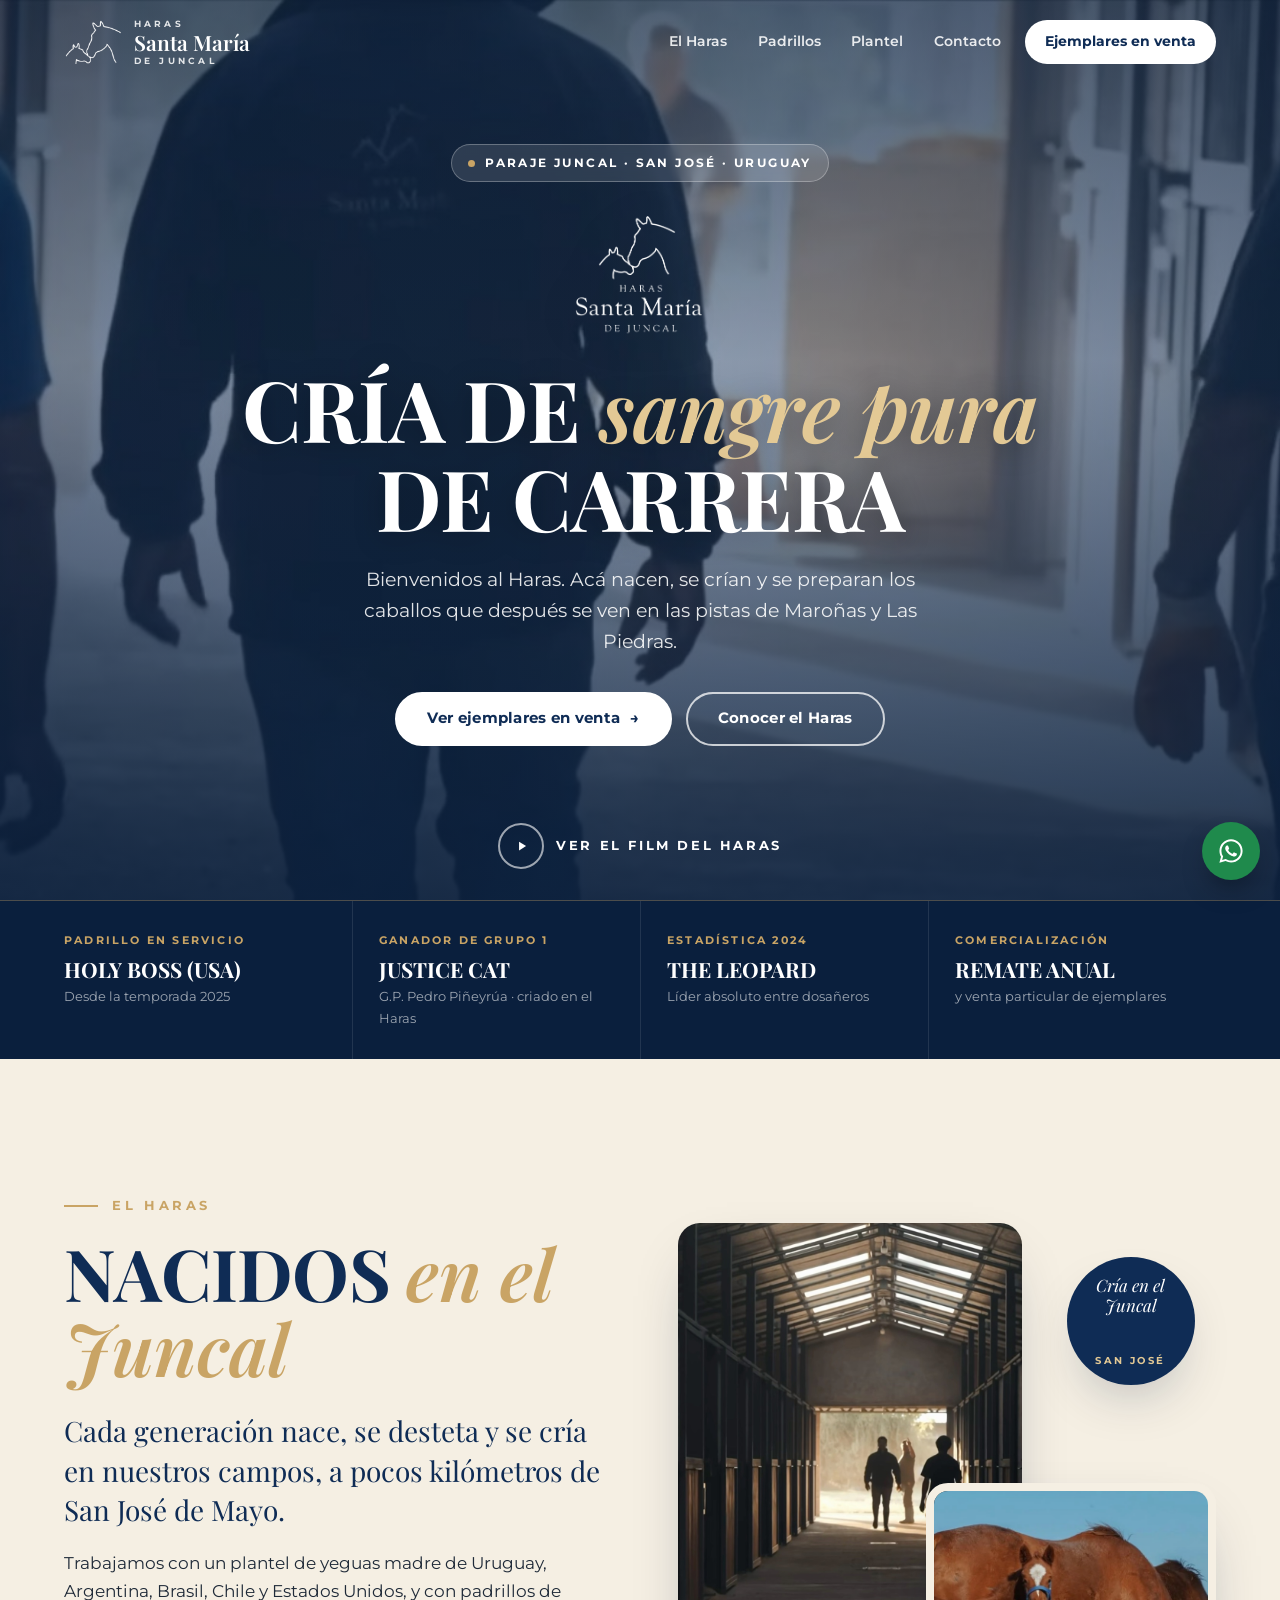
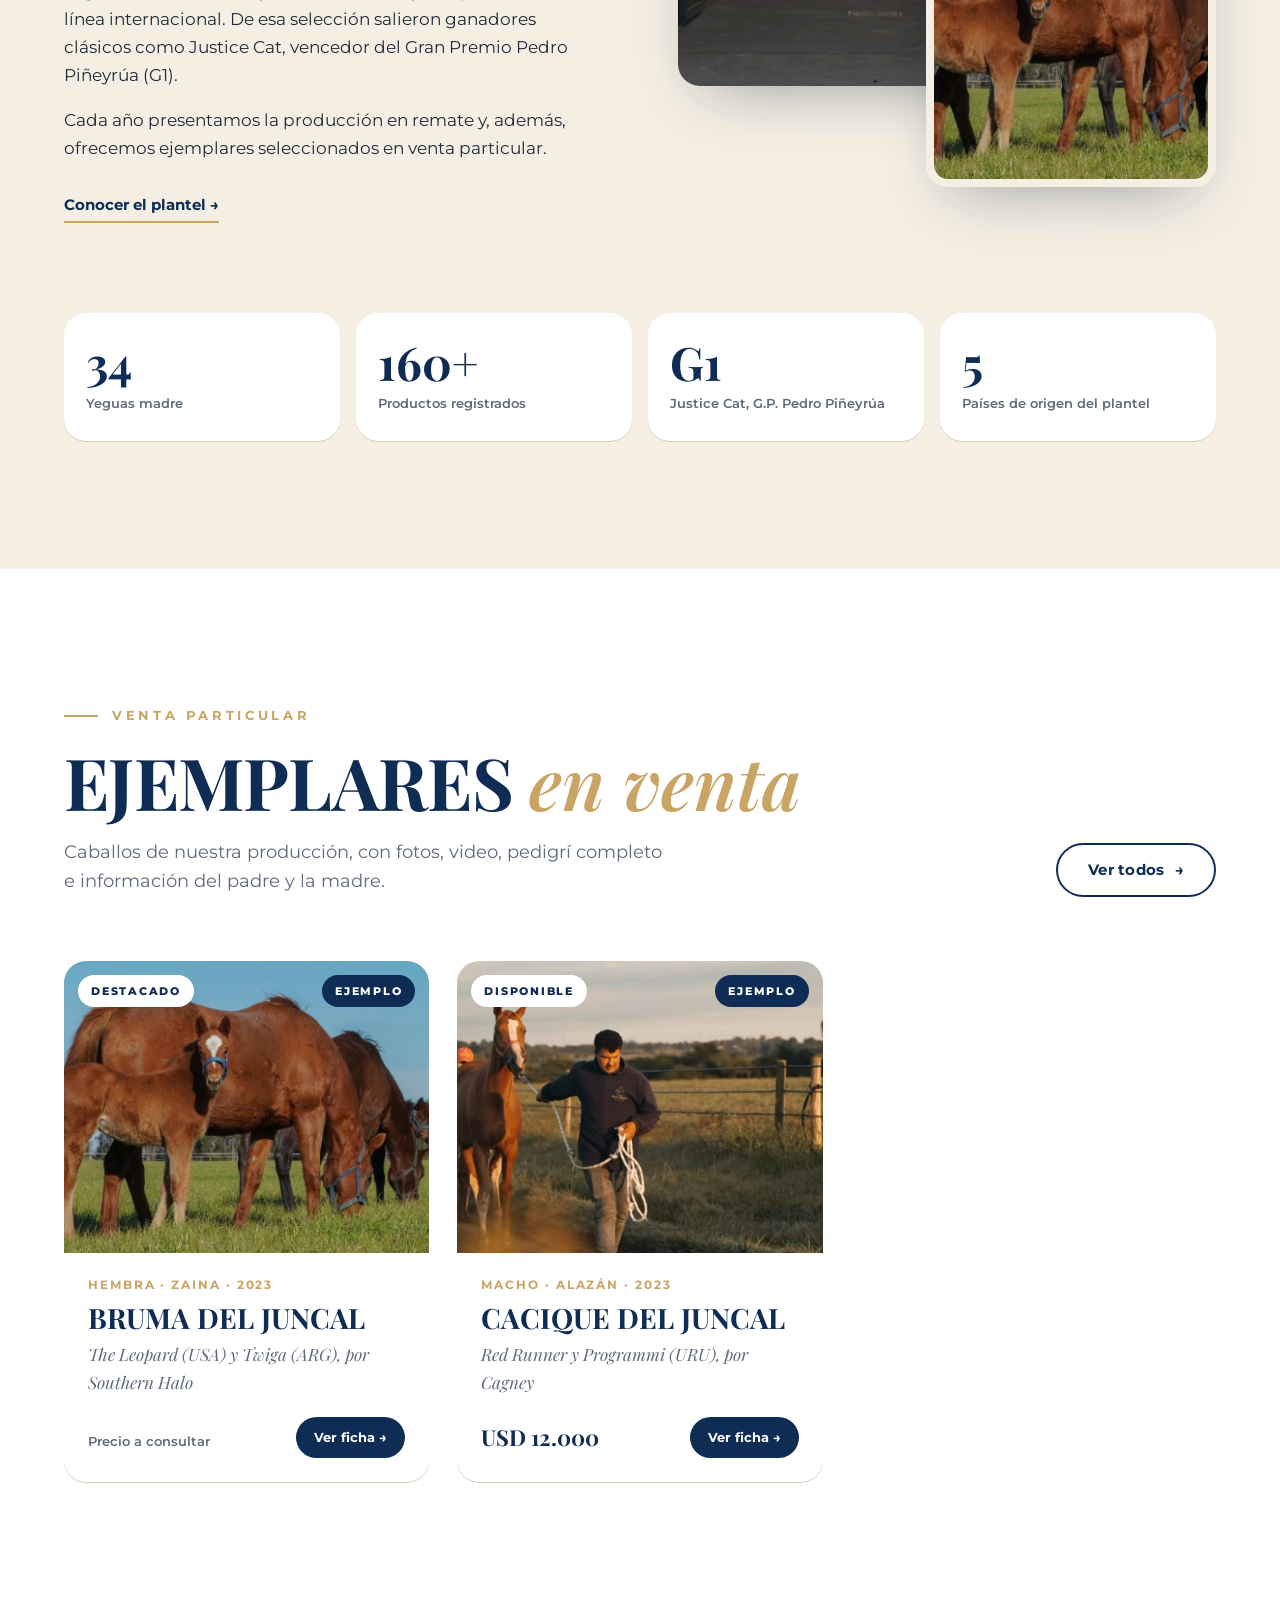
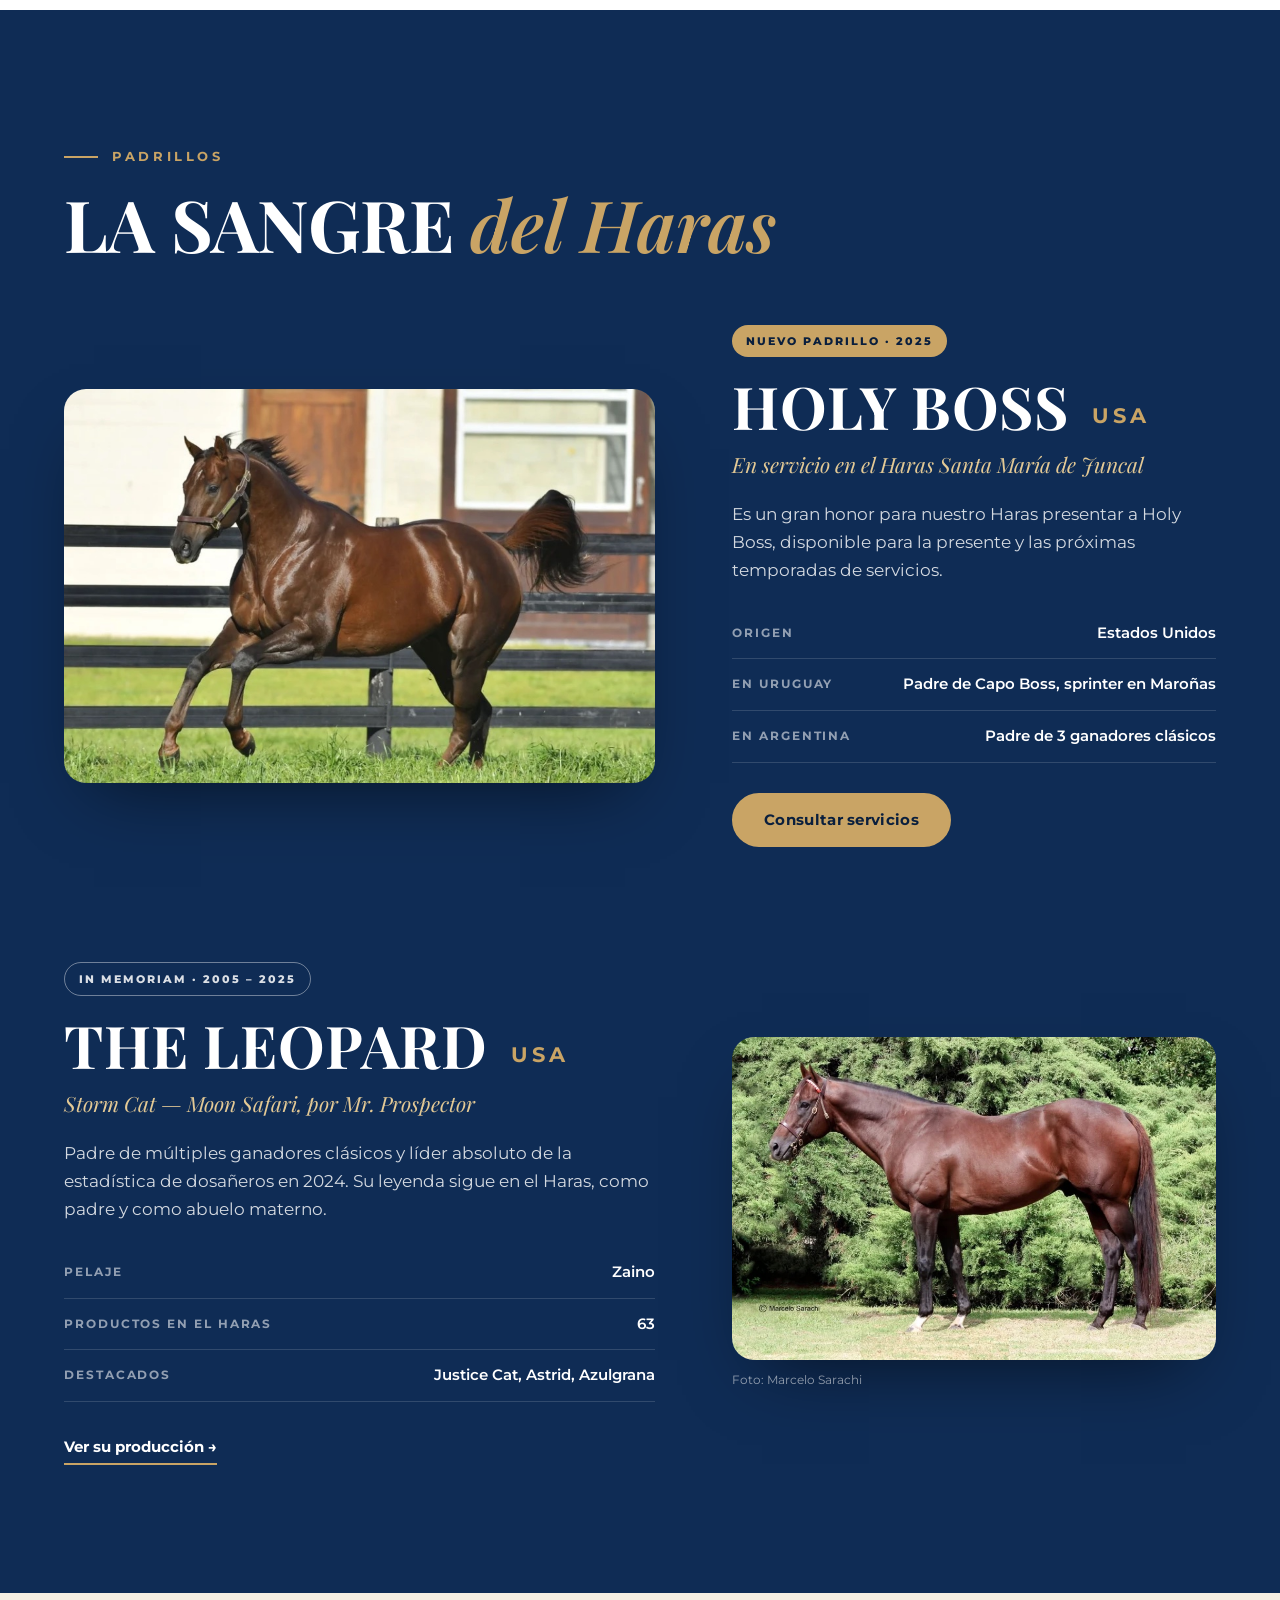
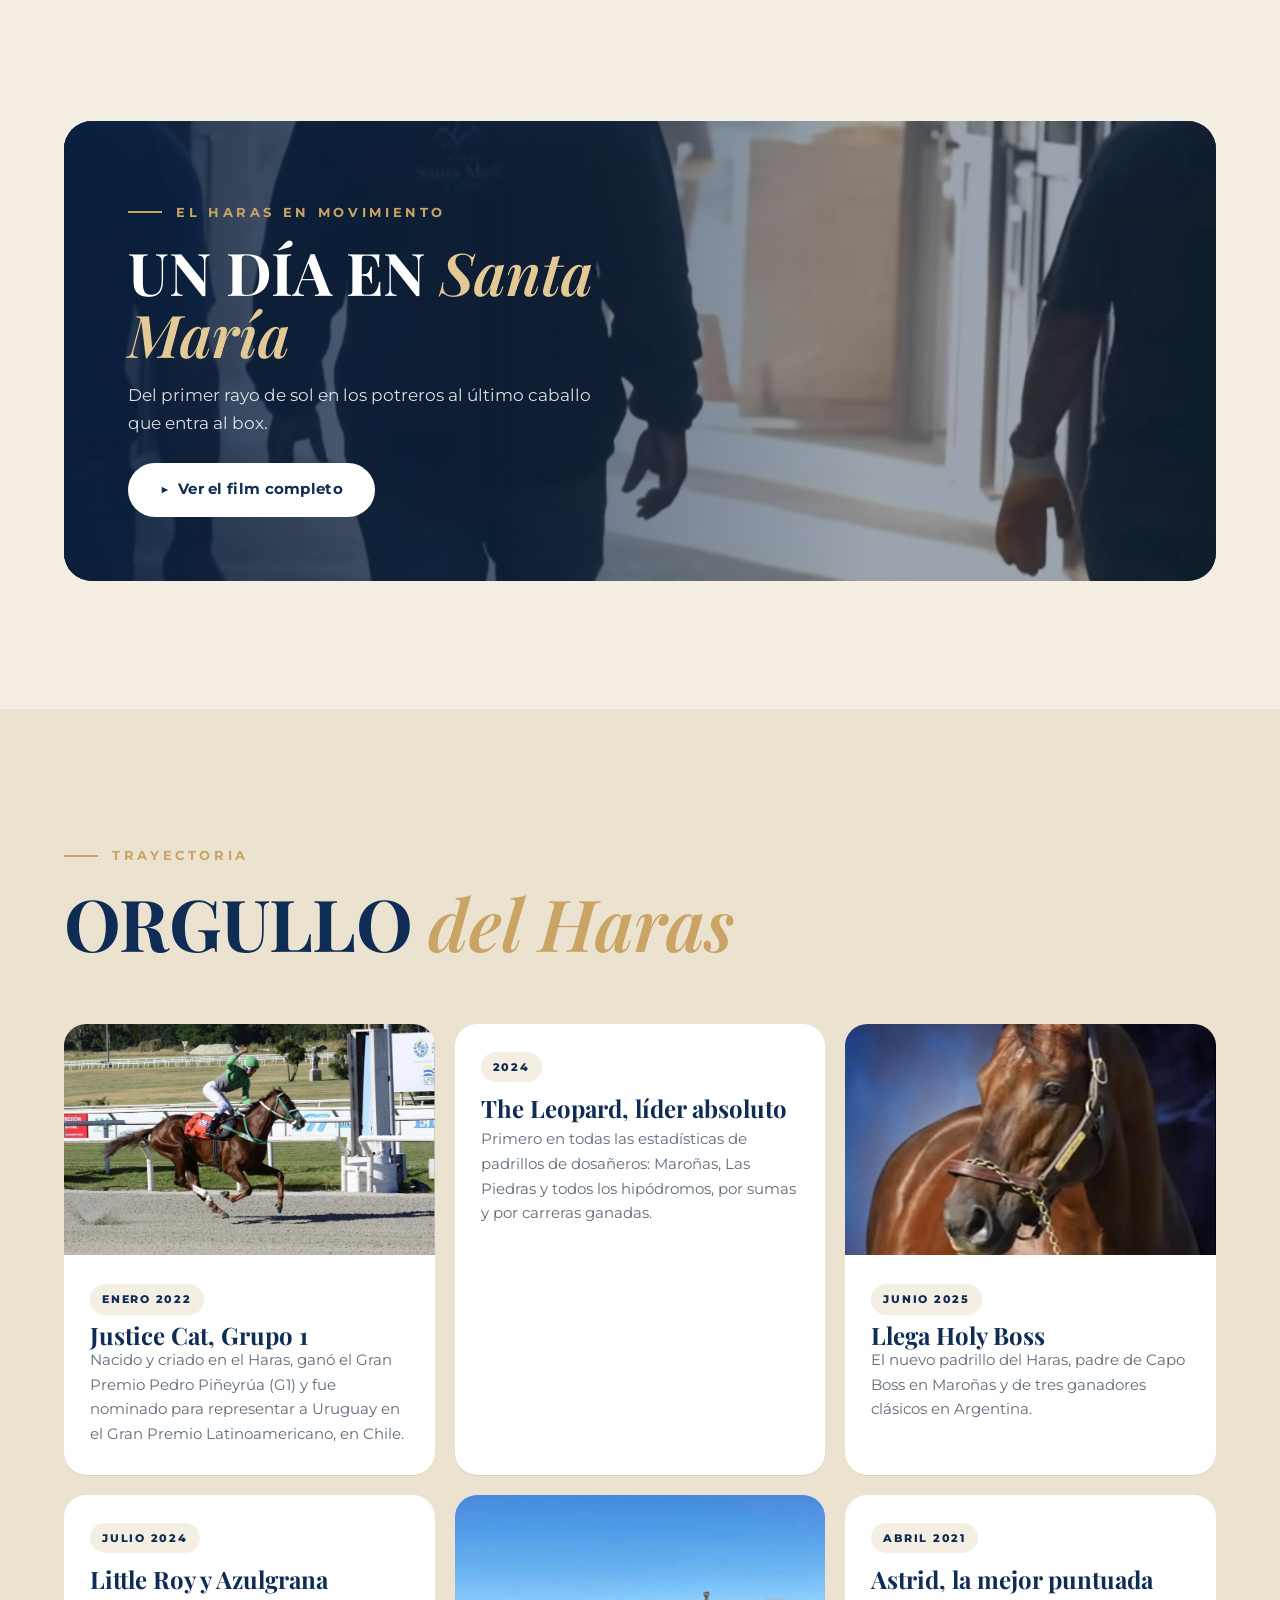
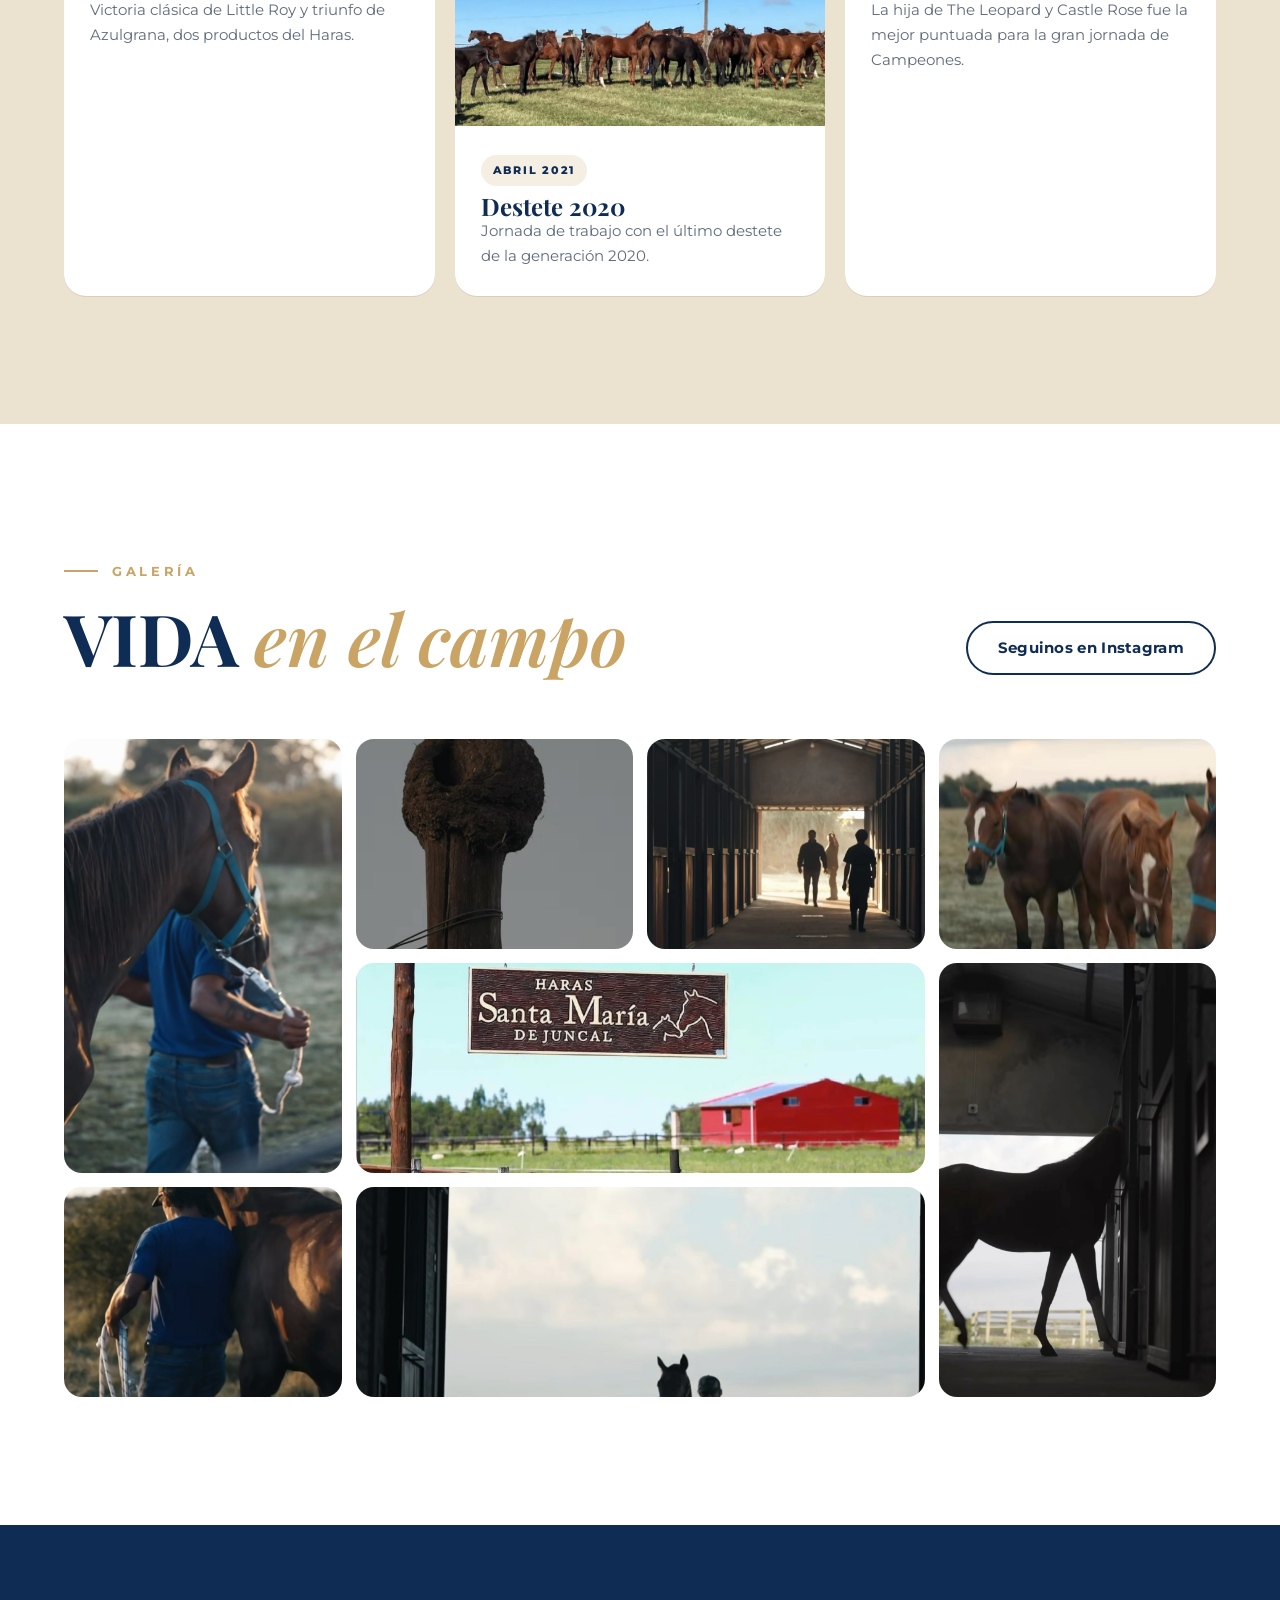
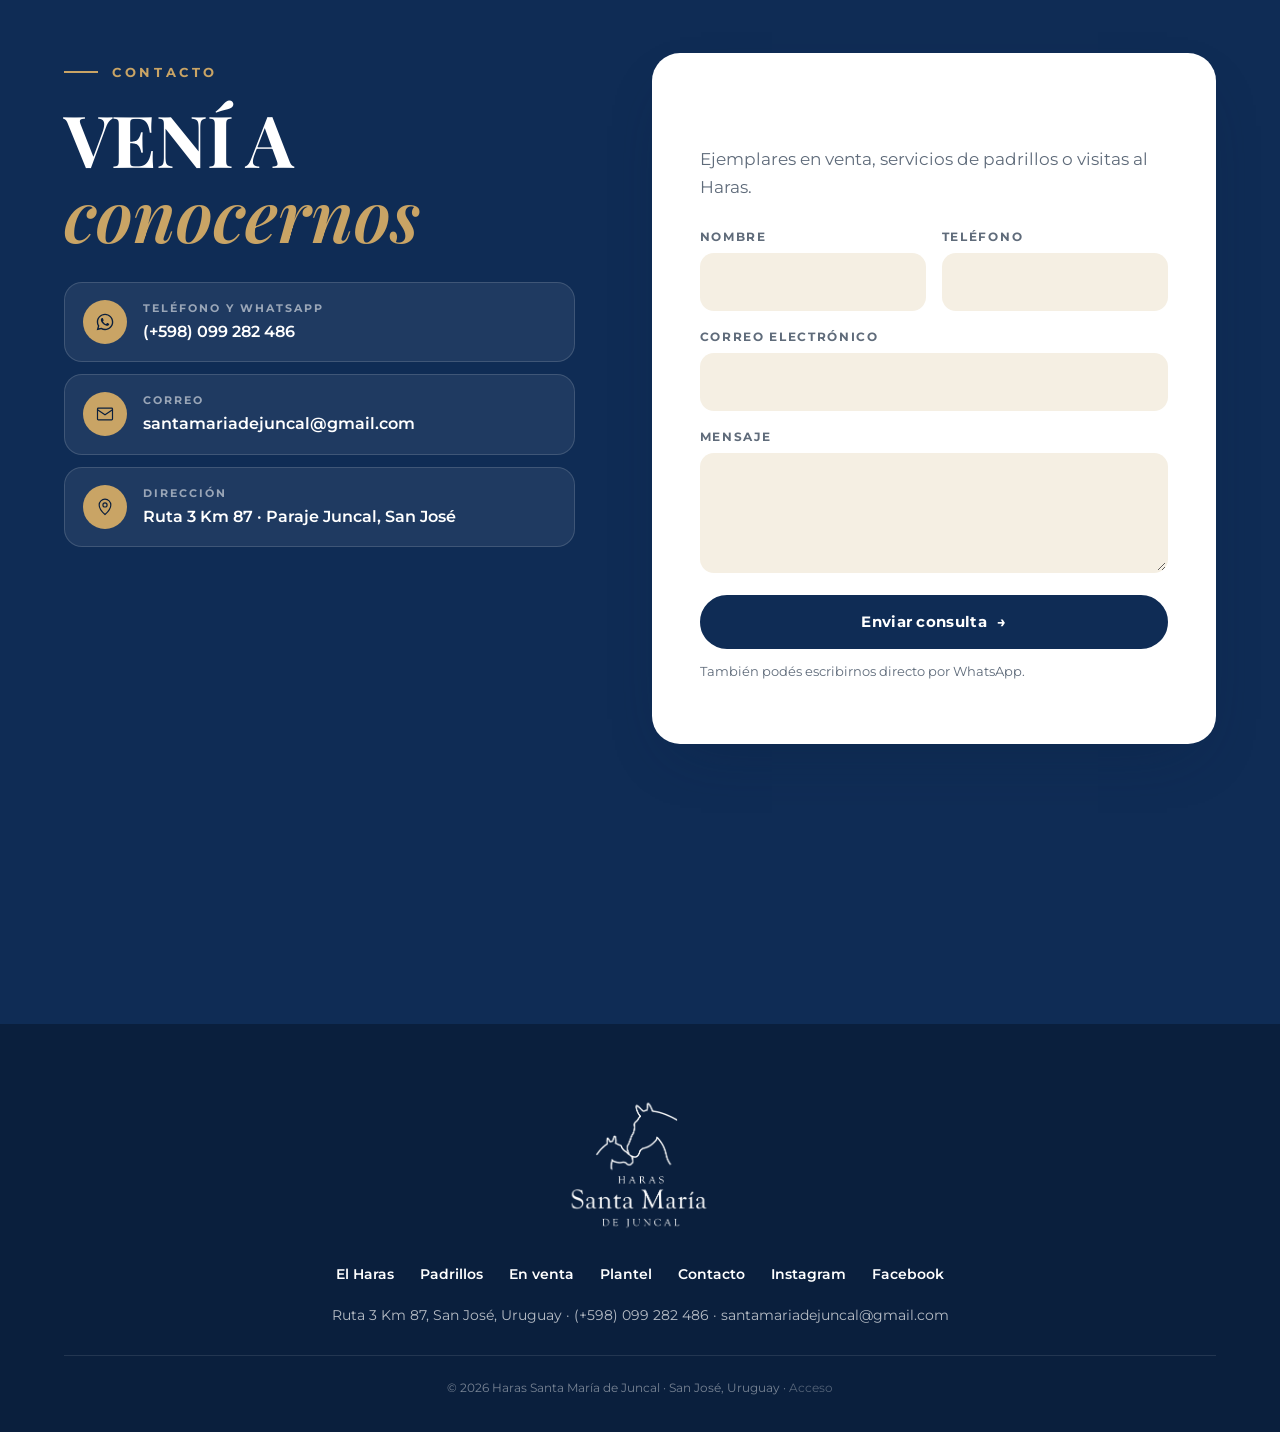
<file: index.html>
<!doctype html>
<html lang="es">
<head>
<meta charset="utf-8">
<meta name="viewport" content="width=device-width, initial-scale=1, viewport-fit=cover">
<title>Haras Santa María de Juncal · Cría de sangre pura de carrera · San José, Uruguay</title>
<meta name="description" content="Haras Santa María de Juncal: cría de caballos sangre pura de carrera en el paraje Juncal, San José de Mayo, Uruguay. Padrillos, yeguas madre, producción y ejemplares en venta particular.">
<meta name="theme-color" content="#0f2c55">
<meta property="og:type" content="website">
<meta property="og:title" content="Haras Santa María de Juncal">
<meta property="og:description" content="Cría de caballos sangre pura de carrera · San José, Uruguay.">
<meta property="og:image" content="https://escritoriocamy.github.io/haras-santa-maria/img/og.jpg">
<meta property="og:image:width" content="1206">
<meta property="og:image:height" content="673">
<meta property="og:site_name" content="Haras Santa María de Juncal">
<meta name="twitter:card" content="summary_large_image">
<meta name="twitter:image" content="https://escritoriocamy.github.io/haras-santa-maria/img/og.jpg">
<link rel="icon" type="image/png" href="img/marca-azul.png">
<link rel="apple-touch-icon" href="img/logo-small.png">
<link rel="preconnect" href="https://fonts.googleapis.com">
<link rel="preconnect" href="https://fonts.gstatic.com" crossorigin>
<link href="https://fonts.googleapis.com/css2?family=Montserrat:wght@400;500;600;700;800&family=Playfair+Display:ital,wght@0,600;0,700;0,800;1,500;1,600&display=swap" rel="stylesheet">
<link rel="stylesheet" href="css/estilos.css?v=7">
<script type="application/ld+json">
{
  "@context": "https://schema.org",
  "@type": "Organization",
  "name": "Haras Santa María de Juncal",
  "description": "Cría de caballos sangre pura de carrera.",
  "email": "santamariadejuncal@gmail.com",
  "telephone": "+59899282486",
  "address": { "@type": "PostalAddress", "streetAddress": "Ruta 3 Km 87", "addressLocality": "San José", "addressCountry": "UY" },
  "sameAs": ["https://www.instagram.com/harassantamariadejuncal/", "https://www.facebook.com/harassantamariadejuncal"]
}
</script>
</head>
<body>

<div class="bienvenida" id="bienvenida" aria-hidden="true">
  <img src="img/logo-blanco.png" alt="">
  <span class="linea-carga"></span>
</div>

<section class="portada" aria-label="Bienvenida">
  <img class="poster" id="poster-portada" src="video/fondo.jpg" alt="">
  <video id="video-portada" muted playsinline loop autoplay preload="auto" aria-hidden="true"></video>
  <div class="portada-contenido">
    <span class="pildora aparece"><span class="punto"></span>Paraje Juncal · San José · Uruguay</span>
    <img class="portada-logo aparece d1" src="img/logo-blanco.png" alt="Haras Santa María de Juncal" width="630" height="600">
    <h1 class="aparece d2">Cría de <em>sangre pura</em> de carrera</h1>
    <p class="portada-bajada aparece d3">Bienvenidos al Haras. Acá nacen, se crían y se preparan los caballos que después se ven en las pistas de Maroñas y Las Piedras.</p>
    <div class="portada-acciones aparece d4">
      <a class="boton blanco" href="venta.html">Ver ejemplares en venta <span class="flecha">→</span></a>
      <a class="boton contorno" href="#haras">Conocer el Haras</a>
    </div>
  </div>
  <div class="portada-pie aparece d4">
    <button class="boton-film" type="button" data-film><span class="play" data-icono="play"></span>Ver el film del Haras</button>
  </div>
</section>

<section class="avales" aria-label="El Haras en datos">
  <div class="contenedor avales-grid">
    <div class="aval"><small>Padrillo en servicio</small><strong>Holy Boss (USA)</strong><span>Desde la temporada 2025</span></div>
    <div class="aval"><small>Ganador de Grupo 1</small><strong>Justice Cat</strong><span>G.P. Pedro Piñeyrúa · criado en el Haras</span></div>
    <div class="aval"><small>Estadística 2024</small><strong>The Leopard</strong><span>Líder absoluto entre dosañeros</span></div>
    <div class="aval"><small>Comercialización</small><strong>Remate anual</strong><span>y venta particular de ejemplares</span></div>
  </div>
</section>

<section class="seccion" id="haras">
  <div class="contenedor">
    <div class="haras-grid">
      <div class="haras-texto revela">
        <span class="rotulo">El Haras</span>
        <h2 class="titulo">Nacidos <em>en el Juncal</em></h2>
        <p class="entrada">Cada generación nace, se desteta y se cría en nuestros campos, a pocos kilómetros de San José de Mayo.</p>
        <p>Trabajamos con un plantel de yeguas madre de Uruguay, Argentina, Brasil, Chile y Estados Unidos, y con padrillos de línea internacional. De esa selección salieron ganadores clásicos como Justice Cat, vencedor del Gran Premio Pedro Piñeyrúa (G1).</p>
        <p>Cada año presentamos la producción en remate y, además, ofrecemos ejemplares seleccionados en venta particular.</p>
        <p style="margin-top:28px"><a class="enlace" href="plantel.html">Conocer el plantel →</a></p>
      </div>
      <div class="haras-fotos revela">
        <img class="f1" src="img/v-galpon.jpg" alt="Galpón de boxes del Haras" loading="lazy">
        <img class="f2" src="img/ig-yegua-potrillo.jpg" alt="Yegua con su potrillo" loading="lazy">
        <div class="sello">Cría en el<br>Juncal<b>SAN JOSÉ</b></div>
      </div>
    </div>
    <div class="cifras">
      <div class="cifra revela"><strong>34</strong><span>Yeguas madre</span></div>
      <div class="cifra revela"><strong>160+</strong><span>Productos registrados</span></div>
      <div class="cifra revela"><strong>G1</strong><span>Justice Cat, G.P. Pedro Piñeyrúa</span></div>
      <div class="cifra revela"><strong>5</strong><span>Países de origen del plantel</span></div>
    </div>
  </div>
</section>

<section class="seccion blanca" id="venta">
  <div class="contenedor">
    <div class="cabeza-seccion">
      <div class="revela">
        <span class="rotulo">Venta particular</span>
        <h2 class="titulo">Ejemplares <em>en venta</em></h2>
        <p class="bajada">Caballos de nuestra producción, con fotos, video, pedigrí completo e información del padre y la madre.</p>
      </div>
      <a class="boton claro" href="venta.html" id="ver-todos">Ver todos <span class="flecha">→</span></a>
    </div>
    <div id="venta-destacados"><p class="cargando">Cargando…</p></div>
  </div>
</section>

<section class="seccion azul" id="padrillos">
  <div class="contenedor">
    <div class="cabeza-seccion">
      <div class="revela">
        <span class="rotulo">Padrillos</span>
        <h2 class="titulo">La sangre <em>del Haras</em></h2>
      </div>
    </div>

    <article class="padrillo">
      <figure class="revela"><img src="img/ig-holy-boss.jpg" alt="Holy Boss (USA) al galope" loading="lazy"></figure>
      <div class="revela">
        <span class="estado-padrillo">Nuevo padrillo · 2025</span>
        <h3 class="nombre">Holy Boss <small>USA</small></h3>
        <p class="linea-sangre">En servicio en el Haras Santa María de Juncal</p>
        <p class="nota">Es un gran honor para nuestro Haras presentar a Holy Boss, disponible para la presente y las próximas temporadas de servicios.</p>
        <ul class="datos">
          <li><span class="k">Origen</span><span class="v">Estados Unidos</span></li>
          <li><span class="k">En Uruguay</span><span class="v">Padre de Capo Boss, sprinter en Maroñas</span></li>
          <li><span class="k">En Argentina</span><span class="v">Padre de 3 ganadores clásicos</span></li>
        </ul>
        <a class="boton dorado" href="#" data-wa="Hola, quisiera consultar por los servicios de Holy Boss.">Consultar servicios</a>
      </div>
    </article>

    <article class="padrillo invertido">
      <figure class="revela"><img src="img/ig-the-leopard.jpg" alt="The Leopard (USA)" loading="lazy"><figcaption>Foto: Marcelo Sarachi</figcaption></figure>
      <div class="revela">
        <span class="estado-padrillo memoria">In memoriam · 2005 – 2025</span>
        <h3 class="nombre">The Leopard <small>USA</small></h3>
        <p class="linea-sangre">Storm Cat — Moon Safari, por Mr. Prospector</p>
        <p class="nota">Padre de múltiples ganadores clásicos y líder absoluto de la estadística de dosañeros en 2024. Su leyenda sigue en el Haras, como padre y como abuelo materno.</p>
        <ul class="datos">
          <li><span class="k">Pelaje</span><span class="v">Zaino</span></li>
          <li><span class="k">Productos en el Haras</span><span class="v">63</span></li>
          <li><span class="k">Destacados</span><span class="v">Justice Cat, Astrid, Azulgrana</span></li>
        </ul>
        <a class="enlace" href="plantel.html?padre=The%20Leopard#produccion">Ver su producción →</a>
      </div>
    </article>
  </div>
</section>

<section class="seccion" id="film">
  <div class="contenedor">
    <div class="film-banda revela">
      <video muted playsinline loop preload="none" data-src="video/fondo.mp4" poster="video/fondo.jpg" aria-hidden="true"></video>
      <div class="contenido">
        <span class="rotulo">El Haras en movimiento</span>
        <h2>Un día en <em>Santa María</em></h2>
        <p>Del primer rayo de sol en los potreros al último caballo que entra al box.</p>
        <button class="boton blanco" type="button" data-film>▶&nbsp; Ver el film completo</button>
      </div>
    </div>
  </div>
</section>

<section class="seccion crema-2" id="trayectoria">
  <div class="contenedor">
    <div class="cabeza-seccion">
      <div class="revela">
        <span class="rotulo">Trayectoria</span>
        <h2 class="titulo">Orgullo <em>del Haras</em></h2>
      </div>
    </div>
    <ol class="cronica">
      <li class="con-foto revela"><img src="img/ig-justice-cat-carrera.jpg" alt="Justice Cat ganando en Maroñas" loading="lazy"><div><span class="fecha">Enero 2022</span><h3>Justice Cat, Grupo 1</h3><p>Nacido y criado en el Haras, ganó el Gran Premio Pedro Piñeyrúa (G1) y fue nominado para representar a Uruguay en el Gran Premio Latinoamericano, en Chile.</p></div></li>
      <li class="revela"><span class="fecha">2024</span><h3>The Leopard, líder absoluto</h3><p>Primero en todas las estadísticas de padrillos de dosañeros: Maroñas, Las Piedras y todos los hipódromos, por sumas y por carreras ganadas.</p></li>
      <li class="con-foto revela"><img src="img/ig-holy-boss-retrato.jpg" alt="Holy Boss (USA)" loading="lazy" style="object-position:50% 25%"><div><span class="fecha">Junio 2025</span><h3>Llega Holy Boss</h3><p>El nuevo padrillo del Haras, padre de Capo Boss en Maroñas y de tres ganadores clásicos en Argentina.</p></div></li>
      <li class="revela"><span class="fecha">Julio 2024</span><h3>Little Roy y Azulgrana</h3><p>Victoria clásica de Little Roy y triunfo de Azulgrana, dos productos del Haras.</p></li>
      <li class="con-foto revela"><img src="img/ig-destete.jpg" alt="Destete de la generación 2020" loading="lazy"><div><span class="fecha">Abril 2021</span><h3>Destete 2020</h3><p>Jornada de trabajo con el último destete de la generación 2020.</p></div></li>
      <li class="revela"><span class="fecha">Abril 2021</span><h3>Astrid, la mejor puntuada</h3><p>La hija de The Leopard y Castle Rose fue la mejor puntuada para la gran jornada de Campeones.</p></li>
    </ol>
  </div>
</section>

<section class="seccion blanca" id="galeria">
  <div class="contenedor">
    <div class="cabeza-seccion">
      <div class="revela">
        <span class="rotulo">Galería</span>
        <h2 class="titulo">Vida <em>en el campo</em></h2>
      </div>
      <a class="boton claro" href="https://www.instagram.com/harassantamariadejuncal/" target="_blank" rel="noopener">Seguinos en Instagram</a>
    </div>
    <div class="galeria revela">
      <figure><img src="img/v-luz-dorada.jpg" alt="Cuidador con un caballo al amanecer" loading="lazy"></figure>
      <figure><img src="img/v-hornero.jpg" alt="Nido de hornero en un poste" loading="lazy"></figure>
      <figure><img src="img/v-galpon.jpg" alt="Galpón de boxes" loading="lazy"></figure>
      <figure><img src="img/ig-portera.jpg" alt="Portera del Haras" loading="lazy"></figure>
      <figure><img src="img/v-potrillos.jpg" alt="Potrillos en el potrero" loading="lazy"></figure>
      <figure><img src="img/v-silueta.jpg" alt="Caballo saliendo del galpón" loading="lazy"></figure>
      <figure><img src="img/v-cuidador.jpg" alt="Cuidador con un caballo" loading="lazy"></figure>
      <figure><img src="img/v-porton.jpg" alt="Portón del galpón" loading="lazy"></figure>
    </div>
  </div>
</section>

<section class="seccion azul" id="contacto">
  <div class="contenedor contacto-grid">
    <div class="revela">
      <span class="rotulo">Contacto</span>
      <h2 class="titulo">Vení a <em>conocernos</em></h2>
      <ul class="datos-contacto">
        <li><span class="ico" data-icono="whatsapp"></span><div><small>Teléfono y WhatsApp</small><a href="#" data-wa>(+598) 099 282 486</a></div></li>
        <li><span class="ico" data-icono="mail"></span><div><small>Correo</small><a href="mailto:santamariadejuncal@gmail.com">santamariadejuncal@gmail.com</a></div></li>
        <li><span class="ico" data-icono="lugar"></span><div><small>Dirección</small><span>Ruta 3 Km 87 · Paraje Juncal, San José</span></div></li>
      </ul>
      <div class="mapa">
        <iframe title="Ubicación del Haras Santa María de Juncal" loading="lazy" referrerpolicy="no-referrer-when-downgrade"
          src="https://maps.google.com/maps?q=-34.386272,-56.777203&amp;z=13&amp;output=embed"></iframe>
      </div>
    </div>
    <form class="formulario revela" id="form-contacto" novalidate>
      <h3>Escribinos</h3>
      <p>Ejemplares en venta, servicios de padrillos o visitas al Haras.</p>
      <div class="campos">
        <div class="campo"><label for="c-nombre">Nombre</label><input id="c-nombre" name="nombre" required autocomplete="name"></div>
        <div class="campo"><label for="c-tel">Teléfono</label><input id="c-tel" name="telefono" type="tel" autocomplete="tel"></div>
        <div class="campo completo"><label for="c-mail">Correo electrónico</label><input id="c-mail" name="email" type="email" autocomplete="email"></div>
        <div class="campo completo"><label for="c-msj">Mensaje</label><textarea id="c-msj" name="mensaje" required></textarea></div>
      </div>
      <input name="web" class="oculto" tabindex="-1" autocomplete="off" aria-hidden="true">
      <button class="boton ancho" type="submit">Enviar consulta <span class="flecha">→</span></button>
      <p class="nota">También podés escribirnos directo por WhatsApp.</p>
      <div class="mensaje-ok" role="status"></div>
    </form>
  </div>
</section>

<script src="js/config.js?v=7"></script>
<script src="js/comun.js?v=7"></script>
<script>
(function () {
  const H = window.Haras;
  H.encabezado("", true);
  H.pie();

  document.querySelectorAll("[data-icono]").forEach((el) => { el.innerHTML = H.ICONOS[el.dataset.icono] || ""; });
  document.querySelectorAll("[data-wa]").forEach((a) => { a.href = H.waLink(a.dataset.wa || undefined); a.target = "_blank"; a.rel = "noopener"; });
  document.querySelectorAll("[data-film]").forEach((b) => b.addEventListener("click", H.abrirFilm));

  /* Bienvenida: una vez por visita */
  const bien = document.getElementById("bienvenida");
  let vista = false;
  try { vista = sessionStorage.getItem("haras-bienvenida") === "1"; sessionStorage.setItem("haras-bienvenida", "1"); } catch (e) {}
  if (vista || window.matchMedia("(prefers-reduced-motion: reduce)").matches) bien.remove();
  else {
    document.body.classList.add("esperando");
    setTimeout(() => { bien.classList.add("fuera"); document.body.classList.remove("esperando"); }, 1700);
    setTimeout(() => bien.remove(), 2900);
  }

  /* Video de fondo: horizontal en computadora, vertical en el celular */
  const v = document.getElementById("video-portada");
  const movil = window.matchMedia("(max-width: 760px)").matches;
  const ahorro = navigator.connection && navigator.connection.saveData;
  if (movil) document.getElementById("poster-portada").src = "video/fondo-movil.jpg";
  if (!ahorro) {
    v.src = movil ? "video/fondo-movil.mp4" : "video/fondo.mp4";
    const p = v.play(); if (p && p.catch) p.catch(() => {});
  }

  /* Video de la banda del film: arranca cuando se ve */
  const banda = document.querySelector(".film-banda video");
  if (!ahorro && "IntersectionObserver" in window) {
    new IntersectionObserver((en, o) => { if (en[0].isIntersecting) { banda.src = movil ? "video/fondo-movil.mp4" : banda.dataset.src; banda.play().catch(() => {}); o.disconnect(); } }, { rootMargin: "200px" }).observe(banda);
  }

  document.querySelectorAll(".galeria figure").forEach((f) => f.addEventListener("click", () => {
    const img = f.querySelector("img");
    H.abrirModal('<img src="' + img.src + '" alt="' + H.esc(img.alt) + '">');
  }));

  H.cargarVentas().then(({ lista }) => {
    const cont = document.getElementById("venta-destacados");
    const disponibles = lista.filter((e) => H.estadoClase(e) !== "vendido");
    if (!disponibles.length) {
      cont.innerHTML = H.bloqueProximamente();
      document.getElementById("ver-todos").classList.add("oculto");
    } else {
      const orden = disponibles.slice().sort((a, b) => (String(b.destacado) === "true") - (String(a.destacado) === "true"));
      cont.innerHTML = '<div class="grilla-venta">' + orden.slice(0, 3).map(H.tarjetaVenta).join("") + '</div>';
    }
    H.animar(cont);
  });

  H.conectarFormulario(document.getElementById("form-contacto"));
  H.animar();
})();
</script>
</body>
</html>
</file>
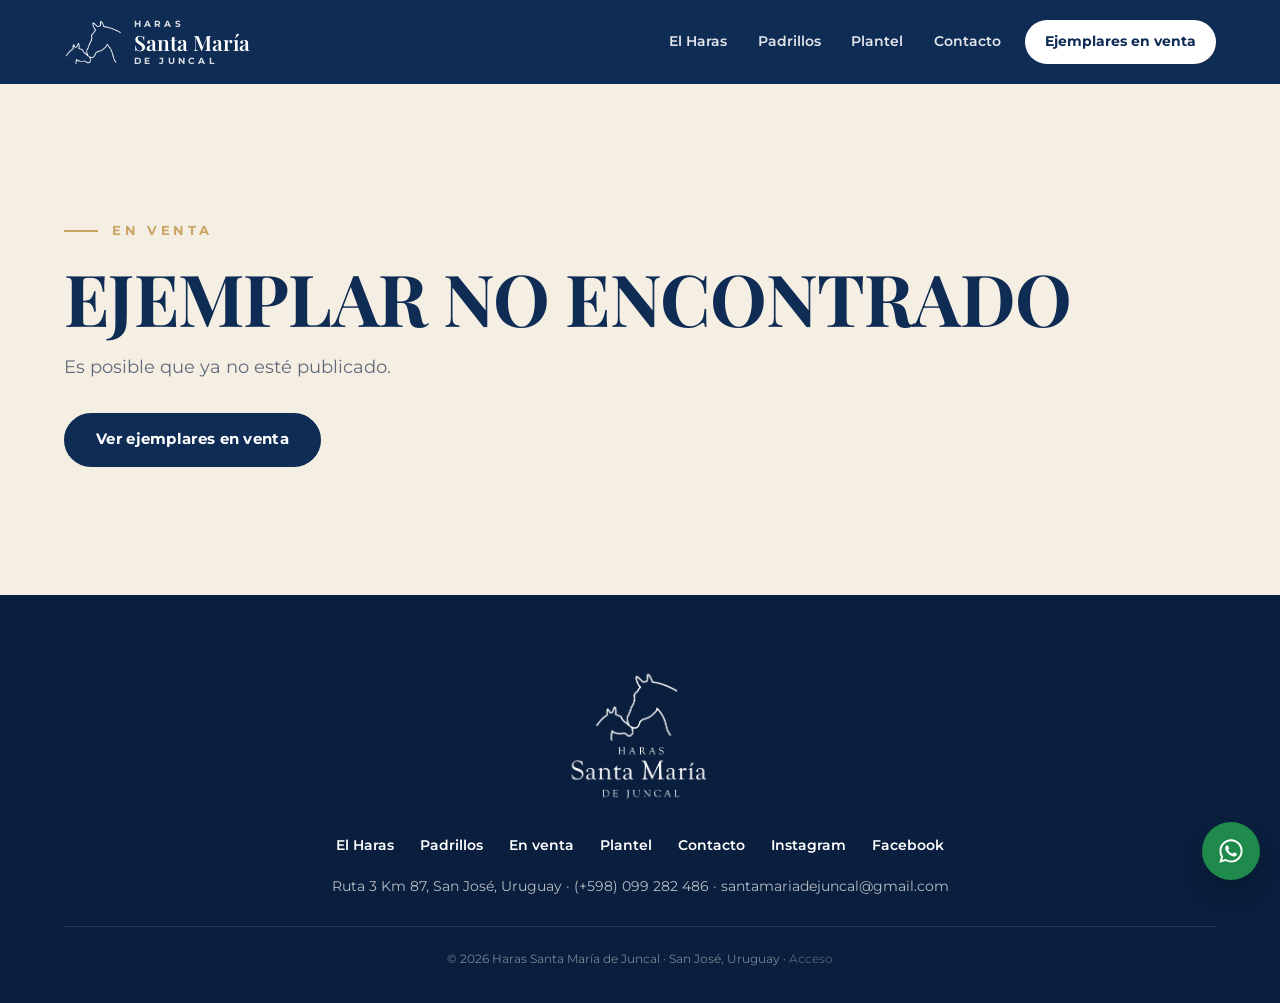
<file: ejemplar.html>
<!doctype html>
<html lang="es">
<head>
<meta charset="utf-8">
<meta name="viewport" content="width=device-width, initial-scale=1, viewport-fit=cover">
<title>Ejemplar en venta · Haras Santa María de Juncal</title>
<meta name="description" content="Ficha de ejemplar en venta: fotos, video, genealogía e información del padre y la madre. Haras Santa María de Juncal, San José, Uruguay.">
<meta name="theme-color" content="#0f2c55">
<meta property="og:type" content="website">
<meta property="og:title" content="Ejemplar en venta · Haras Santa María de Juncal">
<meta property="og:image" content="https://escritoriocamy.github.io/haras-santa-maria/img/og.jpg">
<meta property="og:image:width" content="1206">
<meta property="og:image:height" content="673">
<meta property="og:site_name" content="Haras Santa María de Juncal">
<meta name="twitter:card" content="summary_large_image">
<meta name="twitter:image" content="https://escritoriocamy.github.io/haras-santa-maria/img/og.jpg">
<link rel="icon" type="image/png" href="img/marca-azul.png">
<link rel="preconnect" href="https://fonts.googleapis.com">
<link rel="preconnect" href="https://fonts.gstatic.com" crossorigin>
<link href="https://fonts.googleapis.com/css2?family=Montserrat:wght@400;500;600;700;800&family=Playfair+Display:ital,wght@0,600;0,700;0,800;1,500;1,600&display=swap" rel="stylesheet">
<link rel="stylesheet" href="css/estilos.css?v=7">
</head>
<body>

<main id="ficha"><div class="contenedor"><p class="cargando">Cargando ficha…</p></div></main>

<script src="js/config.js?v=7"></script>
<script src="js/comun.js?v=7"></script>
<script>
(function () {
  const H = window.Haras;
  const esc = H.esc;
  H.encabezado("venta");
  H.pie();

  const id = new URLSearchParams(location.search).get("id");
  const main = document.getElementById("ficha");

  const ETIQUETAS = {
    p: "Padre", m: "Madre",
    pp: "Abuelo paterno", pm: "Abuela paterna", mp: "Abuelo materno", mm: "Abuela materna",
    ppp: "Bisabuelo", ppm: "Bisabuela", pmp: "Bisabuelo", pmm: "Bisabuela",
    mpp: "Bisabuelo", mpm: "Bisabuela", mmp: "Bisabuelo", mmm: "Bisabuela"
  };
  const POS = {
    p: [2, "1 / span 4"], m: [2, "5 / span 4"],
    pp: [3, "1 / span 2"], pm: [3, "3 / span 2"], mp: [3, "5 / span 2"], mm: [3, "7 / span 2"],
    ppp: [4, "1"], ppm: [4, "2"], pmp: [4, "3"], pmm: [4, "4"], mpp: [4, "5"], mpm: [4, "6"], mmp: [4, "7"], mmm: [4, "8"]
  };

  function arbol(e) {
    const p = e.ped || {};
    let html = '<div class="pedigri">';
    Object.keys(POS).forEach((k) => {
      const macho = k.slice(-1) === "p";
      const nombre = String(p[k] || "").trim();
      html += '<div data-k="' + k + '" class="ped g' + k.length + " " + (macho ? "macho" : "hembra") + (nombre ? "" : " vacio") + '" style="grid-row:' + POS[k][1] + '">' +
        '<small>' + ETIQUETAS[k] + '</small><strong>' + (nombre ? esc(nombre) : "—") + '</strong></div>';
    });
    return html + '</div>';
  }

  function medios(e) {
    const lista = (e.fotos || []).map((f) => ({ tipo: "foto", src: f }));
    if (e.video) lista.splice(Math.min(1, lista.length), 0, { tipo: "video", src: e.video });
    return lista;
  }

  function pintarMedio(visor, m, nombre) {
    if (m.tipo === "foto") {
      visor.innerHTML = '<img src="' + esc(H.foto(m.src, 1800)) + '" alt="' + esc(nombre) + '">';
      return;
    }
    const v = H.videoEmbed(m.src);
    if (!v) return;
    visor.innerHTML = v.tipo === "iframe"
      ? '<iframe src="' + esc(v.src) + '" allow="autoplay; fullscreen; picture-in-picture" allowfullscreen title="Video de ' + esc(nombre) + '"></iframe>'
      : '<video class="vertical" src="' + esc(v.src) + '" controls playsinline autoplay></video>';
  }

  function render(e) {
    document.title = e.nombre + " · En venta · Haras Santa María de Juncal";
    const clase = H.estadoClase(e);
    const ped = e.ped || {};
    const anio = H.anioNac(e);
    const precio = H.precioTexto(e);
    const lista = medios(e);
    const nac = e.nacimiento && /\d{4}-\d{2}-\d{2}/.test(e.nacimiento) ? (H.esHembra(e) ? "nacida el " : "nacido el ") + H.fechaLarga(e.nacimiento) : anio ? (H.esHembra(e) ? "nacida en " : "nacido en ") + anio : "";
    const sub = [H.sexoTexto(e.sexo), (e.pelaje || "").toLowerCase(), nac].filter(Boolean).map(esc).join(", ");
    const hijo = H.esHembra(e) ? "Hija" : "Hijo";
    const msj = "Hola, me interesa el ejemplar " + e.nombre + " publicado en la web del Haras. " + location.href;
    const fila = (k, v) => v ? '<li><span class="k">' + k + '</span><span class="puntos"></span><span class="v">' + esc(v) + '</span></li>' : "";
    const estadoTxt = clase === "vendido" ? "Vendido" : clase === "reservado" ? "Reservado" : "Disponible";

    main.innerHTML =
      '<section class="ficha-top"><div class="contenedor">' +
        '<nav class="migas"><a href="index.html">Inicio</a><span>·</span><a href="venta.html">En venta</a><span>·</span><span>' + esc(e.nombre) + '</span></nav>' +
        '<div class="ficha-grid">' +
          '<div>' +
            '<div class="visor" id="visor"></div>' +
            (lista.length > 1 ? '<div class="miniaturas" id="miniaturas">' + lista.map((m, i) =>
              '<button type="button" class="' + (m.tipo === "video" ? "es-video" : "") + '" data-i="' + i + '" aria-label="' + (m.tipo === "video" ? "Ver video" : "Ver foto " + (i + 1)) + '">' +
                '<img src="' + esc(m.tipo === "foto" ? H.foto(m.src, 300) : H.foto((e.fotos || [])[0] || "img/v-potrillos.jpg", 300)) + '" alt="" loading="lazy"></button>').join("") + '</div>' : "") +
          '</div>' +
          '<aside class="ficha-info">' +
            '<span class="estado ' + clase + '">' + estadoTxt + (e.ejemplo ? ' <span class="ej">· ficha de ejemplo</span>' : "") + '</span>' +
            '<h1 class="nombre">' + esc(e.nombre) + '</h1>' +
            '<div class="ficha-sub">' + sub + '.</div>' +
            (ped.p || ped.m ? '<p class="ficha-sangre">' + hijo + ' de <b>' + esc(ped.p || "—") + '</b> y ' + esc(ped.m || "—") + (ped.mp ? ', por ' + esc(ped.mp) : "") + '.</p>' : "") +
            '<div class="ficha-precio"><small>Precio</small><strong>' + (clase === "vendido" ? "Vendido" : precio || "A consultar") + '</strong></div>' +
            '<div class="ficha-acciones">' +
              (clase !== "vendido" ? '<a class="boton whatsapp ancho" target="_blank" rel="noopener" href="' + H.waLink(msj) + '">' + H.ICONOS.whatsapp + 'Consultar por WhatsApp</a>' : "") +
              '<a class="enlace" href="#consulta">Dejar una consulta</a>' +
              '<button class="compartir" type="button" id="compartir">' + H.ICONOS.compartir + 'Compartir esta ficha</button>' +
            '</div>' +
          '</aside>' +
        '</div>' +
      '</div></section>' +

      '<section class="seccion"><div class="contenedor">' +
        '<div class="columnas"><span class="rotulo">Pedigrí</span><div>' + arbol(e) + '<p class="pedigri-nota">Tres generaciones. Los padres, en versalitas.</p></div></div>' +
      '</div></section>' +

      '<section class="seccion"><div class="contenedor columnas">' +
        '<span class="rotulo">Ficha</span>' +
        '<div class="dos-col">' +
          '<div><ul class="datos">' +
            fila("Sexo", H.sexoTexto(e.sexo)) + fila("Pelaje", e.pelaje) + fila("Nacimiento", e.nacimiento ? H.fechaLarga(e.nacimiento) : "") +
            fila("País", e.pais) + fila("Criador", "Haras Santa María de Juncal") + fila("Ubicación", e.ubicacion) +
          '</ul></div>' +
          '<div>' +
            (e.descripcion ? '<div class="bloque"><span class="rotulo" style="margin-bottom:6px">Descripción</span><div class="texto-largo">' + esc(e.descripcion) + '</div></div>' : "") +
            (e.campana ? '<div class="bloque"><span class="rotulo" style="margin-bottom:6px">Campaña</span><div class="texto-largo">' + esc(e.campana) + '</div></div>' : "") +
            (e.observaciones ? '<div class="bloque"><span class="rotulo" style="margin-bottom:6px">Observaciones</span><div class="texto-largo">' + esc(e.observaciones) + '</div></div>' : "") +
          '</div>' +
        '</div>' +
      '</div></section>' +

      (e.info_padre || e.info_madre ?
      '<section class="seccion azul"><div class="contenedor columnas">' +
        '<span class="rotulo">Padre y madre</span>' +
        '<div class="dos-col">' +
          (ped.p || e.info_padre ? '<div class="progenitor"><h3 class="nombre">' + esc(ped.p || "—") + '</h3>' +
            (ped.pp || ped.pm ? '<div class="linea-sangre">Por ' + esc(ped.pp || "—") + ' y ' + esc(ped.pm || "—") + (ped.pmp ? ", por " + esc(ped.pmp) : "") + '.</div>' : "") +
            (e.info_padre ? '<p>' + esc(e.info_padre) + '</p>' : "") + '</div>' : "") +
          (ped.m || e.info_madre ? '<div class="progenitor"><h3 class="nombre">' + esc(ped.m || "—") + '</h3>' +
            (ped.mp || ped.mm ? '<div class="linea-sangre">Por ' + esc(ped.mp || "—") + ' y ' + esc(ped.mm || "—") + (ped.mmp ? ", por " + esc(ped.mmp) : "") + '.</div>' : "") +
            (e.info_madre ? '<p>' + esc(e.info_madre) + '</p>' : "") + '</div>' : "") +
        '</div>' +
      '</div></section>' : "") +

      '<section class="seccion" id="consulta"><div class="contenedor columnas">' +
        '<span class="rotulo">Consulta</span>' +
        '<form class="formulario" id="form-consulta" novalidate style="max-width:720px">' +
          '<h3>Consultar por ' + esc(e.nombre) + '</h3>' +
          '<p>Déjenos sus datos y le respondemos a la brevedad. También coordinamos visitas al Haras.</p>' +
          '<div class="campos">' +
            '<div class="campo"><label for="f-nombre">Nombre</label><input id="f-nombre" name="nombre" required autocomplete="name"></div>' +
            '<div class="campo"><label for="f-tel">Teléfono</label><input id="f-tel" name="telefono" type="tel" autocomplete="tel"></div>' +
            '<div class="campo completo"><label for="f-mail">Correo electrónico</label><input id="f-mail" name="email" type="email" autocomplete="email"></div>' +
            '<div class="campo completo"><label for="f-msj">Mensaje</label><textarea id="f-msj" name="mensaje">Me interesa este ejemplar. ¿Podrían enviarme más información?</textarea></div>' +
          '</div>' +
          '<input name="web" class="oculto" tabindex="-1" autocomplete="off" aria-hidden="true">' +
          '<button class="boton" type="submit">Enviar</button>' +
          '<div class="mensaje-ok" role="status"></div>' +
        '</form>' +
      '</div></section>';

    /* Visor de fotos y video */
    const visor = document.getElementById("visor");
    let actual = 0;
    function ir(i) {
      if (!lista.length) { visor.innerHTML = '<img src="img/v-potrillos.jpg" alt="">'; return; }
      actual = (i + lista.length) % lista.length;
      pintarMedio(visor, lista[actual], e.nombre);
      if (lista.length > 1) {
        visor.insertAdjacentHTML("beforeend",
          '<button class="visor-flecha izq" type="button" aria-label="Anterior">' + H.ICONOS.izq + '</button>' +
          '<button class="visor-flecha der" type="button" aria-label="Siguiente">' + H.ICONOS.der + '</button>' +
          '<span class="visor-contador">' + (actual + 1) + ' / ' + lista.length + '</span>');
        visor.querySelector(".izq").onclick = () => ir(actual - 1);
        visor.querySelector(".der").onclick = () => ir(actual + 1);
      }
      document.querySelectorAll("#miniaturas button").forEach((b) => b.classList.toggle("activa", Number(b.dataset.i) === actual));
    }
    document.querySelectorAll("#miniaturas button").forEach((b) => b.addEventListener("click", () => ir(Number(b.dataset.i))));
    visor.addEventListener("click", (ev) => {
      const img = ev.target.closest("img");
      if (img) H.abrirModal('<img src="' + img.src + '" alt="' + esc(e.nombre) + '">');
    });
    let x0 = null;
    visor.addEventListener("touchstart", (ev) => { x0 = ev.touches[0].clientX; }, { passive: true });
    visor.addEventListener("touchend", (ev) => {
      if (x0 === null) return;
      const dx = ev.changedTouches[0].clientX - x0;
      if (Math.abs(dx) > 50) ir(actual + (dx < 0 ? 1 : -1));
      x0 = null;
    });
    ir(0);

    document.getElementById("compartir").addEventListener("click", async () => {
      const datos = { title: e.nombre + " · Haras Santa María de Juncal", url: location.href };
      if (navigator.share) { try { await navigator.share(datos); } catch (err) {} }
      else { try { await navigator.clipboard.writeText(location.href); document.getElementById("compartir").lastChild.textContent = "Enlace copiado"; } catch (err) {} }
    });

    H.conectarFormulario(document.getElementById("form-consulta"), () => ({ ejemplar: e.nombre, enlace: location.href }));
    H.animar();
  }

  H.cargarVentas().then(({ lista }) => {
    const e = lista.find((x) => String(x.id) === String(id));
    if (!e) {
      main.innerHTML = '<section class="seccion"><div class="contenedor">' +
        '<span class="rotulo">En venta</span><h1 class="titulo">Ejemplar no encontrado</h1>' +
        '<p class="bajada" style="margin-bottom:30px">Es posible que ya no esté publicado.</p>' +
        '<a class="boton" href="venta.html">Ver ejemplares en venta</a></div></section>';
      return;
    }
    render(e);
  });
})();
</script>
</body>
</html>
</file>
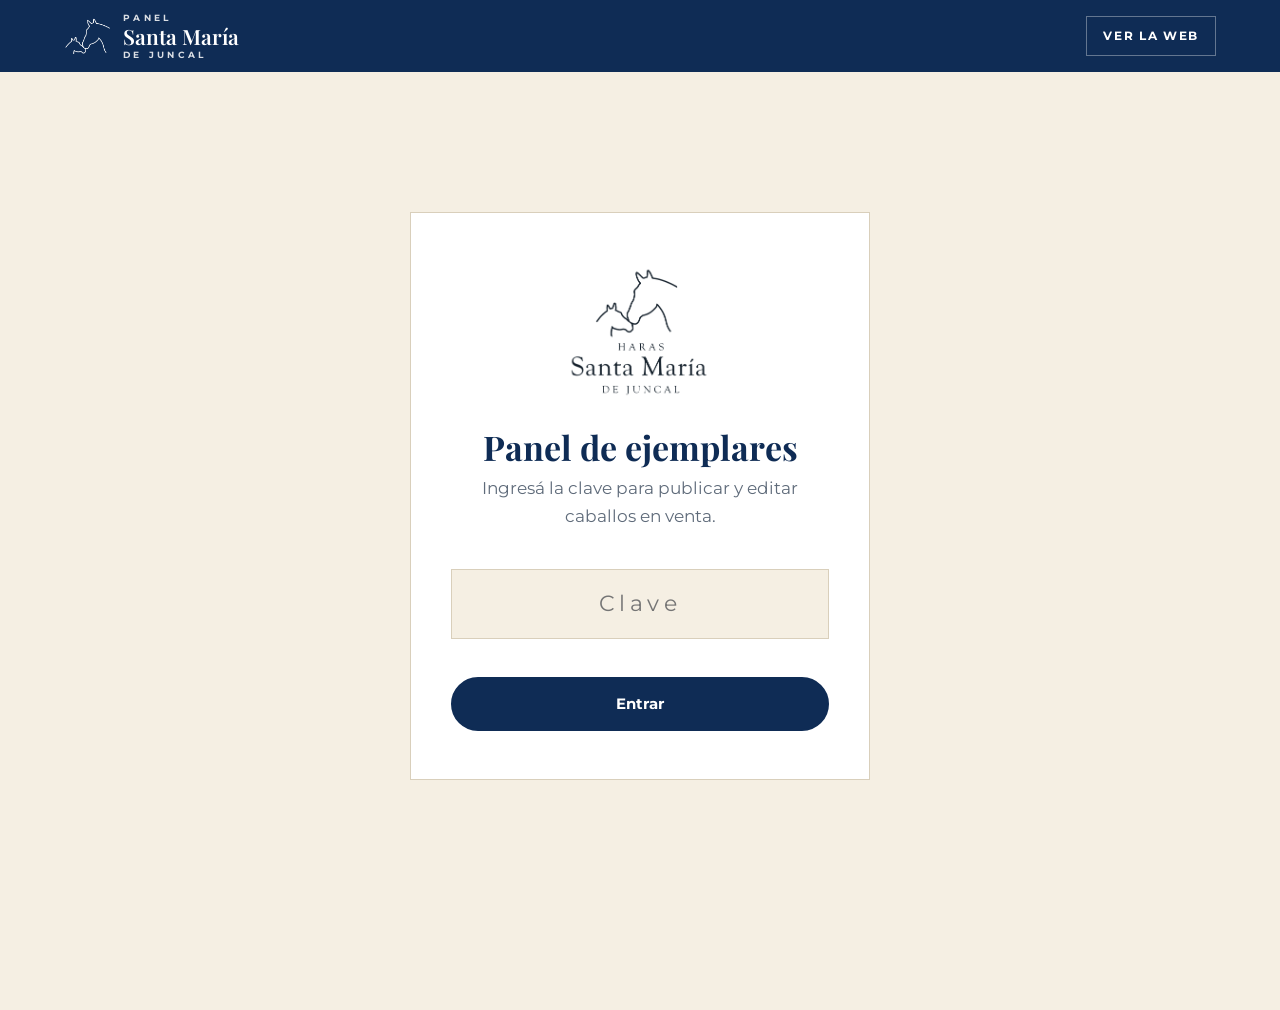
<file: panel.html>
<!doctype html>
<html lang="es">
<head>
<meta charset="utf-8">
<meta name="viewport" content="width=device-width, initial-scale=1, viewport-fit=cover">
<meta name="robots" content="noindex, nofollow">
<title>Panel · Haras Santa María de Juncal</title>
<meta name="theme-color" content="#0f2c55">
<link rel="icon" type="image/png" href="img/marca-azul.png">
<link rel="preconnect" href="https://fonts.googleapis.com">
<link rel="preconnect" href="https://fonts.gstatic.com" crossorigin>
<link href="https://fonts.googleapis.com/css2?family=Montserrat:wght@400;500;600;700;800&family=Playfair+Display:ital,wght@0,600;0,700;0,800;1,500;1,600&display=swap" rel="stylesheet">
<link rel="stylesheet" href="css/estilos.css?v=7">
<style>
  body { background: var(--papel); font-size: 18px; }
  .barra { background: var(--tinta); color: #fff; position: sticky; top: 0; z-index: 30; }
  .barra .contenedor { display: flex; align-items: center; justify-content: space-between; min-height: 72px; gap: 16px; }
  .barra .marca { color: #fff; }
  .barra .marca-azul { display: none; }
  .barra .marca-blanco { display: block; }
  .barra-acciones { display: flex; gap: 10px; align-items: center; }
  .barra-acciones a, .barra-acciones button { background: none; border: 1px solid rgba(255,255,255,.35); color: #fff; padding: 9px 16px; font-size: 12px; font-weight: 700; letter-spacing: .14em; text-transform: uppercase; }
  .barra-acciones a:hover, .barra-acciones button:hover { background: #fff; color: var(--tinta); }

  .panel { padding: 50px 0 140px; }
  .panel h1 { font-size: clamp(40px, 5vw, 56px); }
  .ayuda { color: var(--suave); font-size: 17px; margin-top: 8px; }

  .login { max-width: 460px; margin: 10vh auto; background: var(--blanco); border: 1px solid var(--linea); padding: 48px 40px; text-align: center; }
  .login img { width: 150px; margin: 0 auto 26px; }
  .login input { width: 100%; font: inherit; font-size: 22px; text-align: center; letter-spacing: .2em; padding: 16px; border: 1px solid var(--linea); margin: 22px 0 14px; background: var(--papel); }
  .login input:focus { outline: none; border-color: var(--tinta); }
  .error { color: var(--rojo); font-size: 16px; min-height: 24px; }

  .aviso { background: #fbf6ea; border: 1px solid #e6d6b0; border-left: 4px solid var(--bronce); padding: 22px 24px; margin: 26px 0; font-size: 16.5px; }
  .aviso b { color: var(--tinta); }

  .lista-panel { margin-top: 34px; display: grid; gap: 14px; }
  .fila-panel { display: grid; grid-template-columns: 96px 1fr auto; gap: 20px; align-items: center; background: var(--blanco); border: 1px solid var(--linea); padding: 14px; }
  .fila-panel img { width: 96px; height: 76px; object-fit: cover; background: var(--papel-2); }
  .fila-panel h3 { font-size: 28px; }
  .fila-panel .meta { font-size: 14.5px; color: var(--suave); }
  .fila-acciones { display: flex; gap: 8px; flex-wrap: wrap; justify-content: flex-end; }
  .mini { min-height: 44px; padding: 0 16px; font-size: 12px; }
  .mini.peligro { background: transparent; color: var(--rojo); border-color: #e2c3bb; }
  .mini.peligro:hover { background: var(--rojo); color: #fff; border-color: var(--rojo); }
  .vacio-panel { text-align: center; padding: 60px 20px; background: var(--blanco); border: 1px dashed var(--linea); color: var(--suave); }
  @media (max-width: 700px) {
    .fila-panel { grid-template-columns: 76px 1fr; }
    .fila-panel img { width: 76px; height: 64px; }
    .fila-acciones { grid-column: 1 / -1; justify-content: stretch; }
    .fila-acciones > * { flex: 1; }
  }

  .paso { background: var(--blanco); border: 1px solid var(--linea); padding: clamp(24px, 4vw, 40px); margin-top: 22px; }
  .paso-titulo { display: flex; align-items: baseline; gap: 16px; margin-bottom: 6px; }
  .paso-num { font-family: var(--serif); font-size: 44px; color: var(--bronce); line-height: 1; }
  .paso h2 { font-size: 32px; }
  .grilla-campos { display: grid; grid-template-columns: repeat(2, minmax(0, 1fr)); gap: 22px 26px; margin-top: 24px; }
  .grilla-campos .completo { grid-column: 1 / -1; }
  @media (max-width: 640px) { .grilla-campos { grid-template-columns: 1fr; } }
  .c label { display: block; font-size: 13px; font-weight: 800; letter-spacing: .12em; text-transform: uppercase; color: var(--texto); margin-bottom: 8px; }
  .c label small { text-transform: none; letter-spacing: 0; font-weight: 600; color: var(--suave); }
  .c input, .c select, .c textarea { width: 100%; font: inherit; font-size: 18px; color: var(--tinta); background: var(--papel); border: 1px solid var(--linea); padding: 13px 14px; border-radius: 2px; min-height: 54px; }
  .c textarea { min-height: 130px; resize: vertical; line-height: 1.55; }
  .c input:focus, .c select:focus, .c textarea:focus { outline: none; border-color: var(--tinta); background: #fff; }
  .check { display: flex; align-items: center; gap: 12px; font-size: 17px; cursor: pointer; padding: 10px 0; }
  .check input { width: 24px; height: 24px; accent-color: var(--tinta); }

  .zona { display: flex; flex-direction: column; align-items: center; justify-content: center; gap: 8px; border: 2px dashed var(--linea); background: var(--papel); padding: 34px 20px; text-align: center; cursor: pointer; margin-top: 22px; transition: border-color .3s, background .3s; }
  .zona:hover, .zona.encima { border-color: var(--tinta); background: #fff; }
  .zona strong { font-family: var(--serif); font-size: 26px; color: var(--tinta); font-weight: 500; }
  .zona span { color: var(--suave); font-size: 15.5px; }
  .fotos-panel { display: grid; grid-template-columns: repeat(auto-fill, minmax(150px, 1fr)); gap: 14px; margin-top: 20px; }
  .foto-p { position: relative; background: var(--papel-2); border: 1px solid var(--linea); }
  .foto-p img { width: 100%; aspect-ratio: 4 / 3; object-fit: cover; }
  .foto-p .portada-tag { position: absolute; left: 8px; top: 8px; background: var(--tinta); color: #fff; font-size: 11px; font-weight: 800; letter-spacing: .14em; text-transform: uppercase; padding: 4px 8px; }
  .foto-p .acciones-foto { display: grid; grid-template-columns: 1fr 1fr 1fr; border-top: 1px solid var(--linea); }
  .foto-p .acciones-foto button { background: var(--blanco); border: 0; border-left: 1px solid var(--linea); min-height: 44px; font-size: 18px; }
  .foto-p .acciones-foto button:first-child { border-left: 0; }
  .foto-p .acciones-foto button:hover { background: var(--papel-2); }
  .foto-p.subiendo img { opacity: .4; }
  .foto-p .estado-subida { position: absolute; inset: 0 0 45px 0; display: grid; place-items: center; font-size: 14px; font-weight: 700; color: var(--tinta); }
  .barra-progreso { height: 8px; background: var(--papel-2); margin-top: 14px; overflow: hidden; }
  .barra-progreso div { height: 100%; width: 0; background: var(--verde); transition: width .3s; }

  .arbol-editor { display: grid; grid-template-columns: repeat(2, minmax(0, 1fr)); grid-template-rows: repeat(8, auto); gap: 8px 14px; margin-top: 22px; }
  .arbol-editor .c label { font-size: 11px; margin-bottom: 4px; color: var(--suave); }
  .arbol-editor .c input { min-height: 46px; font-size: 16px; padding: 10px 12px; }
  .arbol-editor .g1 { grid-column: 1; align-self: center; }
  .arbol-editor .g2 { grid-column: 2; align-self: center; }
  @media (max-width: 700px) {
    .arbol-editor { grid-template-columns: 1fr; grid-template-rows: none; }
    .arbol-editor .c { grid-column: 1 !important; grid-row: auto !important; }
  }

  .guardar-barra { position: fixed; left: 0; right: 0; bottom: 0; z-index: 40; background: rgba(255,253,249,.97); border-top: 1px solid var(--linea); box-shadow: 0 -10px 30px -20px rgba(0,0,0,.3); }
  .guardar-barra .contenedor { display: flex; gap: 12px; align-items: center; justify-content: space-between; min-height: 84px; flex-wrap: wrap; padding-top: 10px; padding-bottom: 10px; }
  .guardar-barra .estado-guardado { color: var(--suave); font-size: 16px; }
  .guardar-barra .botones { display: flex; gap: 10px; }
  .toast { position: fixed; left: 50%; bottom: 110px; transform: translateX(-50%); z-index: 60; background: var(--tinta); color: #fff; padding: 16px 24px; font-size: 16px; box-shadow: var(--sombra); max-width: calc(100% - 32px); }
  .toast.error-t { background: var(--rojo); }
  .wa-flotante { display: none; }
</style>
</head>
<body>

<header class="barra">
  <div class="contenedor">
    <a class="marca" href="index.html">
      <img class="marca-blanco" src="img/marca-blanco.png" alt="" width="52" height="40" style="height:36px;width:auto">
      <span class="marca-texto"><small>Panel</small><strong>Santa María</strong><span>de Juncal</span></span>
    </a>
    <div class="barra-acciones">
      <a href="venta.html" target="_blank" rel="noopener">Ver la web</a>
      <button type="button" id="salir" class="oculto">Salir</button>
    </div>
  </div>
</header>

<main class="panel">
  <div class="contenedor" style="max-width:1000px">

    <!-- Sin conexión configurada -->
    <section id="v-sin-conexion" class="oculto">
      <h1>Panel del Haras</h1>
      <div class="aviso"><b>El panel todavía no está conectado.</b><br>
        Falta publicar el script de Google (archivo <code>apps-script-haras.gs</code>) y pegar su dirección en <code>js/config.js</code>, en <code>SCRIPT_URL</code>. Las instrucciones están al principio del script.</div>
    </section>

    <!-- Ingreso -->
    <section id="v-login" class="oculto">
      <form class="login" id="form-login">
        <img src="img/logo-azul.png" alt="Haras Santa María de Juncal">
        <h1 style="font-size:34px">Panel de ejemplares</h1>
        <p class="ayuda">Ingresá la clave para publicar y editar caballos en venta.</p>
        <input type="password" id="clave" autocomplete="current-password" placeholder="Clave" aria-label="Clave" required>
        <div class="error" id="error-login"></div>
        <button class="boton ancho" type="submit">Entrar</button>
      </form>
    </section>

    <!-- Lista -->
    <section id="v-lista" class="oculto">
      <div style="display:flex;justify-content:space-between;align-items:flex-end;gap:20px;flex-wrap:wrap">
        <div>
          <h1>Ejemplares</h1>
          <p class="ayuda">Todo lo que se publica acá aparece en la sección “En venta” de la web.</p>
        </div>
        <button class="boton" type="button" id="nuevo">+ Publicar un ejemplar</button>
      </div>
      <div class="lista-panel" id="lista-panel"><p class="cargando">Cargando…</p></div>
    </section>

    <!-- Editor -->
    <section id="v-editor" class="oculto">
      <button type="button" class="enlace" id="volver" style="background:none;border:0;border-bottom:1px solid var(--bronce);padding:0 0 6px;margin-bottom:26px">← Volver a la lista</button>
      <h1 id="titulo-editor">Nuevo ejemplar</h1>
      <p class="ayuda">Completá lo que tengas. Lo único obligatorio es el nombre. Podés guardar y seguir completando después.</p>

      <form id="form-ej" autocomplete="off">
        <div class="paso">
          <div class="paso-titulo"><span class="paso-num">1</span><h2>Datos del ejemplar</h2></div>
          <div class="grilla-campos">
            <div class="c completo"><label for="nombre">Nombre *</label><input id="nombre" required maxlength="80"></div>
            <div class="c"><label for="sexo">Sexo</label>
              <select id="sexo"><option>Macho</option><option>Hembra</option><option>Macho castrado</option></select></div>
            <div class="c"><label for="pelaje">Pelaje</label>
              <input id="pelaje" list="pelajes" placeholder="Ej.: Zaino">
              <datalist id="pelajes"><option>Zaino</option><option>Zaina</option><option>Alazán</option><option>Alazana</option><option>Tordillo</option><option>Tordilla</option><option>Moro</option><option>Mora</option><option>Colorado</option><option>Colorada</option><option>Oscuro</option><option>Oscura</option></datalist></div>
            <div class="c"><label for="nacimiento">Fecha de nacimiento <small>(o solo el año)</small></label><input id="nacimiento" placeholder="Ej.: 2023-09-14 o 2023"></div>
            <div class="c"><label for="pais">País</label><input id="pais" value="Uruguay"></div>
            <div class="c completo"><label for="ubicacion">Dónde está</label><input id="ubicacion" value="Haras Santa María de Juncal, San José"></div>
          </div>
        </div>

        <div class="paso">
          <div class="paso-titulo"><span class="paso-num">2</span><h2>Fotos</h2></div>
          <p class="ayuda">La primera foto es la que se ve en la tarjeta. Con las flechas ◀ ▶ cambiás el orden.</p>
          <label class="zona" id="zona-fotos">
            <strong>Tocá acá para elegir fotos</strong>
            <span>o arrastralas a este recuadro · se achican solas para que la web cargue rápido</span>
            <input type="file" id="input-fotos" accept="image/*" multiple class="oculto">
          </label>
          <div class="fotos-panel" id="fotos-panel"></div>
        </div>

        <div class="paso">
          <div class="paso-titulo"><span class="paso-num">3</span><h2>Video</h2></div>
          <p class="ayuda">Subí el video desde el celular o la computadora, o pegá un link de YouTube.</p>
          <label class="zona" id="zona-video">
            <strong>Tocá acá para subir un video</strong>
            <span>Puede ser largo: se sube en partes a Google Drive</span>
            <input type="file" id="input-video" accept="video/*" class="oculto">
          </label>
          <div class="barra-progreso oculto" id="prog-video"><div></div></div>
          <p class="ayuda oculto" id="estado-video"></p>
          <div class="grilla-campos">
            <div class="c completo"><label for="video">Link del video <small>(se completa solo al subirlo)</small></label><input id="video" placeholder="https://www.youtube.com/watch?v=…"></div>
          </div>
        </div>

        <div class="paso">
          <div class="paso-titulo"><span class="paso-num">4</span><h2>Sangre</h2></div>
          <p class="ayuda">Escribí el padre y la madre. Si están en el plantel del Haras, tocá “Completar el árbol” y se llenan los abuelos solos.</p>
          <div class="grilla-campos">
            <div class="c"><label for="ped-p">Padre</label><input id="ped-p" list="lista-padres" data-ped="p"></div>
            <div class="c"><label for="ped-m">Madre</label><input id="ped-m" list="lista-madres" data-ped="m"></div>
          </div>
          <datalist id="lista-padres"></datalist><datalist id="lista-madres"></datalist>
          <p style="margin-top:20px"><button class="boton claro mini" type="button" id="completar">Completar el árbol</button></p>
          <div class="arbol-editor" id="arbol-editor"></div>
        </div>

        <div class="paso">
          <div class="paso-titulo"><span class="paso-num">5</span><h2>Padre y madre</h2></div>
          <p class="ayuda">Unas líneas sobre cada uno: campaña, producción, logros.</p>
          <div class="grilla-campos">
            <div class="c completo"><label for="info_padre">Sobre el padre</label><textarea id="info_padre"></textarea></div>
            <div class="c completo"><label for="info_madre">Sobre la madre</label><textarea id="info_madre"></textarea></div>
          </div>
        </div>

        <div class="paso">
          <div class="paso-titulo"><span class="paso-num">6</span><h2>Descripción</h2></div>
          <div class="grilla-campos">
            <div class="c completo"><label for="descripcion">Cómo es el ejemplar</label><textarea id="descripcion" placeholder="Estructura, temperamento, manejo…"></textarea></div>
            <div class="c completo"><label for="campana">Campaña <small>(carreras, si corrió)</small></label><textarea id="campana" placeholder="Ej.: Sin debutar."></textarea></div>
            <div class="c completo"><label for="observaciones">Observaciones <small>(sanidad, documentación, etc.)</small></label><textarea id="observaciones"></textarea></div>
          </div>
        </div>

        <div class="paso">
          <div class="paso-titulo"><span class="paso-num">7</span><h2>Precio y publicación</h2></div>
          <div class="grilla-campos">
            <div class="c"><label for="precio">Precio</label><input id="precio" inputmode="numeric" placeholder="Ej.: 12000"></div>
            <div class="c"><label for="moneda">Moneda</label><select id="moneda"><option value="USD">Dólares (USD)</option><option value="$">Pesos ($)</option></select></div>
            <div class="c completo"><label class="check"><input type="checkbox" id="mostrar_precio"> Mostrar el precio en la web <small style="color:var(--suave)">(si no, dice “A consultar”)</small></label></div>
            <div class="c"><label for="estado">Estado</label>
              <select id="estado"><option>Disponible</option><option>Reservado</option><option>Vendido</option><option value="Oculto">Oculto (no se ve en la web)</option></select></div>
            <div class="c"><label for="orden">Orden en la lista <small>(1 = primero)</small></label><input id="orden" inputmode="numeric"></div>
            <div class="c completo"><label class="check"><input type="checkbox" id="destacado"> Destacado (aparece primero en la portada)</label></div>
          </div>
        </div>
      </form>
    </section>
  </div>
</main>

<div class="guardar-barra oculto" id="guardar-barra">
  <div class="contenedor" style="max-width:1000px">
    <span class="estado-guardado" id="estado-guardado">Sin guardar</span>
    <div class="botones">
      <a class="boton claro mini oculto" id="ver-ficha" target="_blank" rel="noopener">Ver cómo quedó</a>
      <button class="boton" type="button" id="guardar">Guardar y publicar</button>
    </div>
  </div>
</div>

<script src="js/config.js?v=7"></script>
<script src="js/comun.js?v=7"></script>
<script>
(function () {
  const C = window.HARAS, H = window.Haras, esc = H.esc;
  const $ = (id) => document.getElementById(id);
  const vistas = ["v-sin-conexion", "v-login", "v-lista", "v-editor"];
  const ver = (v) => { vistas.forEach((x) => $(x).classList.toggle("oculto", x !== v)); $("guardar-barra").classList.toggle("oculto", v !== "v-editor"); window.scrollTo(0, 0); };

  const PEDIGRI = ["p", "m", "pp", "pm", "mp", "mm", "ppp", "ppm", "pmp", "pmm", "mpp", "mpm", "mmp", "mmm"];
  const ETIQ = { pp: "Padre del padre", pm: "Madre del padre", mp: "Padre de la madre", mm: "Madre de la madre",
    ppp: "Bisabuelo", ppm: "Bisabuela", pmp: "Bisabuelo", pmm: "Bisabuela", mpp: "Bisabuelo", mpm: "Bisabuela", mmp: "Bisabuelo", mmm: "Bisabuela" };
  const FILA = { pp: "1 / span 2", pm: "3 / span 2", mp: "5 / span 2", mm: "7 / span 2", ppp: "1", ppm: "2", pmp: "3", pmm: "4", mpp: "5", mpm: "6", mmp: "7", mmm: "8" };

  /* Padrillos conocidos: se usan para completar el árbol y sugerir el texto */
  const PADRILLOS = {
    "the leopard": { pp: "Storm Cat", pm: "Moon Safari", ppp: "Storm Bird", ppm: "Terlingua", pmp: "Mr. Prospector",
      info: "Padrillo norteamericano (2005) por Storm Cat y Moon Safari, por Mr. Prospector. Líder absoluto de la estadística de padrillos de dosañeros en 2024 y padre de múltiples ganadores clásicos, entre ellos Justice Cat, ganador del Gran Premio Pedro Piñeyrúa (G1)." },
    "holy boss": { info: "Padrillo norteamericano en servicio en el Haras Santa María de Juncal. Padre del sprinter Capo Boss en Maroñas y de tres ganadores clásicos en Argentina." }
  };
  const PAISES = { URU: "Uruguay", ARG: "Argentina", BRA: "Brasil", USA: "Estados Unidos", CHI: "Chile" };
  let plantel = { yeguas: [], produccion: [] };

  let clave = "";
  try { clave = localStorage.getItem("haras-clave") || ""; } catch (e) {}
  let actual = null;       // ejemplar que se está editando
  let fotos = [];          // [{url}] o [{subiendo, previa}]
  let cambios = false;

  /* ---------- Comunicación con el script ---------- */
  async function post(obj, intentos) {
    intentos = intentos || 2;
    for (let i = 0; i < intentos; i++) {
      try {
        const r = await fetch(C.SCRIPT_URL, { method: "POST", body: JSON.stringify(Object.assign({ clave: clave }, obj)) });
        return await r.json();
      } catch (err) {
        if (i === intentos - 1) return { success: false, message: "No hay conexión. Revisá internet y probá de nuevo." };
        await new Promise((ok) => setTimeout(ok, 1500));
      }
    }
  }
  function aviso(texto, error) {
    document.querySelectorAll(".toast").forEach((x) => x.remove());
    const t = document.createElement("div");
    t.className = "toast" + (error ? " error-t" : "");
    t.textContent = texto;
    document.body.appendChild(t);
    setTimeout(() => t.remove(), error ? 6000 : 3500);
  }

  /* ---------- Ingreso ---------- */
  async function entrar() {
    $("error-login").textContent = "";
    const r = await post({ accion: "verificarClave" });
    if (!r.success) {
      try { localStorage.removeItem("haras-clave"); } catch (e) {}
      ver("v-login");
      if (clave) $("error-login").textContent = r.message || "Clave incorrecta.";
      return;
    }
    try { localStorage.setItem("haras-clave", clave); } catch (e) {}
    $("salir").classList.remove("oculto");
    cargarLista();
  }
  $("form-login").addEventListener("submit", (ev) => { ev.preventDefault(); clave = $("clave").value.trim(); entrar(); });
  $("salir").addEventListener("click", () => { clave = ""; try { localStorage.removeItem("haras-clave"); } catch (e) {} $("salir").classList.add("oculto"); ver("v-login"); });

  /* ---------- Lista ---------- */
  let lista = [];
  async function cargarLista() {
    ver("v-lista");
    $("lista-panel").innerHTML = '<p class="cargando">Cargando…</p>';
    try {
      const r = await fetch(C.SCRIPT_URL + "?accion=panelListar&clave=" + encodeURIComponent(clave), { cache: "no-store" });
      const j = await r.json();
      if (!j.success) throw new Error(j.message);
      lista = j.ejemplares || [];
    } catch (err) {
      $("lista-panel").innerHTML = '<div class="aviso">No se pudo cargar la lista: ' + esc(err.message || "sin conexión") + '</div>';
      return;
    }
    if (!lista.length) {
      $("lista-panel").innerHTML = '<div class="vacio-panel"><p style="font-family:var(--serif);font-size:26px;color:var(--tinta)">Todavía no hay ejemplares publicados.</p><p>Tocá “Publicar un ejemplar” para cargar el primero.</p></div>';
      return;
    }
    $("lista-panel").innerHTML = lista.map((e) =>
      '<div class="fila-panel">' +
        '<img src="' + esc(e.fotos[0] ? H.foto(e.fotos[0], 300) : "img/marca-azul.png") + '" alt="">' +
        '<div><h3>' + esc(e.nombre) + '</h3><div class="meta">' + esc([e.estado, H.sexoTexto(e.sexo), H.anioNac(e), e.fotos.length + " fotos", e.video ? "con video" : ""].filter(Boolean).join(" · ")) + '</div></div>' +
        '<div class="fila-acciones">' +
          '<button class="boton mini" data-editar="' + esc(e.id) + '">Editar</button>' +
          '<a class="boton claro mini" href="ejemplar.html?id=' + encodeURIComponent(e.id) + '" target="_blank" rel="noopener">Ver</a>' +
          '<button class="boton mini peligro" data-borrar="' + esc(e.id) + '">Borrar</button>' +
        '</div>' +
      '</div>').join("");
  }
  $("lista-panel").addEventListener("click", async (ev) => {
    const ed = ev.target.closest("[data-editar]");
    const bo = ev.target.closest("[data-borrar]");
    if (ed) abrirEditor(lista.find((e) => e.id === ed.dataset.editar));
    if (bo) {
      const e = lista.find((x) => x.id === bo.dataset.borrar);
      if (!confirm("¿Borrar “" + e.nombre + "” de la web?\n\nSi solo se vendió, mejor editalo y poné Estado: Vendido.")) return;
      const r = await post({ accion: "borrar", id: e.id });
      if (r.success) { aviso("Ejemplar borrado."); cargarLista(); } else aviso(r.message, true);
    }
  });
  $("nuevo").addEventListener("click", () => abrirEditor(null));
  $("volver").addEventListener("click", () => {
    if (cambios && !confirm("Hay cambios sin guardar. ¿Salir igual?")) return;
    cargarLista();
  });

  /* ---------- Editor ---------- */
  const CAMPOS = ["nombre", "sexo", "pelaje", "nacimiento", "pais", "ubicacion", "video", "info_padre", "info_madre", "descripcion", "campana", "observaciones", "precio", "moneda", "estado", "orden"];

  $("arbol-editor").innerHTML = PEDIGRI.slice(2).map((k) =>
    '<div class="c g' + (k.length - 1) + '" style="grid-row:' + FILA[k] + '"><label for="ped-' + k + '">' + ETIQ[k] + '</label><input id="ped-' + k + '" data-ped="' + k + '"></div>').join("");

  function abrirEditor(e) {
    actual = e;
    $("form-ej").reset();
    $("titulo-editor").textContent = e ? e.nombre : "Nuevo ejemplar";
    if (e) {
      CAMPOS.forEach((c) => { if (e[c] !== undefined && e[c] !== null) $(c).value = e[c]; });
      $("mostrar_precio").checked = !!e.mostrar_precio;
      $("destacado").checked = !!e.destacado;
      PEDIGRI.forEach((k) => { $("ped-" + k).value = (e.ped || {})[k] || ""; });
      fotos = e.fotos.map((u) => ({ url: u }));
    } else {
      fotos = [];
    }
    pintarFotos();
    $("prog-video").classList.add("oculto");
    $("estado-video").classList.add("oculto");
    $("ver-ficha").classList.toggle("oculto", !e);
    if (e) $("ver-ficha").href = "ejemplar.html?id=" + encodeURIComponent(e.id);
    cambios = false;
    $("estado-guardado").textContent = e ? "Guardado" : "Sin guardar";
    ver("v-editor");
  }
  $("form-ej").addEventListener("input", () => { cambios = true; $("estado-guardado").textContent = "Hay cambios sin guardar"; });

  function leerFormulario() {
    const e = { id: actual ? actual.id : "" };
    CAMPOS.forEach((c) => { e[c] = $(c).value.trim(); });
    e.mostrar_precio = $("mostrar_precio").checked;
    e.destacado = $("destacado").checked;
    e.ped = {};
    PEDIGRI.forEach((k) => { e.ped[k] = $("ped-" + k).value.trim(); });
    e.fotos = fotos.filter((f) => f.url).map((f) => f.url);
    return e;
  }

  $("guardar").addEventListener("click", async () => {
    const e = leerFormulario();
    if (!e.nombre) { aviso("Falta el nombre del ejemplar.", true); $("nombre").focus(); return; }
    if (fotos.some((f) => f.subiendo)) { aviso("Esperá a que terminen de subir las fotos.", true); return; }
    if (videoSubiendo) { aviso("Esperá a que termine de subir el video.", true); return; }
    const b = $("guardar");
    b.disabled = true; b.textContent = "Guardando…";
    const r = await post({ accion: "guardar", ejemplar: e });
    b.disabled = false; b.textContent = "Guardar y publicar";
    if (!r.success) { aviso(r.message || "No se pudo guardar.", true); return; }
    actual = Object.assign(e, { id: r.id });
    cambios = false;
    $("estado-guardado").textContent = "✓ Guardado y publicado";
    $("titulo-editor").textContent = e.nombre;
    $("ver-ficha").href = "ejemplar.html?id=" + encodeURIComponent(r.id);
    $("ver-ficha").classList.remove("oculto");
    aviso("¡Listo! " + e.nombre + " ya está en la web.");
  });

  /* ---------- Fotos ---------- */
  function pintarFotos() {
    $("fotos-panel").innerHTML = fotos.map((f, i) =>
      '<div class="foto-p' + (f.subiendo ? " subiendo" : "") + '">' +
        (i === 0 && !f.subiendo ? '<span class="portada-tag">Portada</span>' : "") +
        '<img src="' + esc(f.previa || H.foto(f.url, 400)) + '" alt="">' +
        (f.subiendo ? '<span class="estado-subida">Subiendo…</span>' : "") +
        '<div class="acciones-foto">' +
          '<button type="button" data-mover="-1" data-i="' + i + '" aria-label="Mover a la izquierda">◀</button>' +
          '<button type="button" data-quitar="' + i + '" aria-label="Quitar foto">✕</button>' +
          '<button type="button" data-mover="1" data-i="' + i + '" aria-label="Mover a la derecha">▶</button>' +
        '</div>' +
      '</div>').join("");
  }
  $("fotos-panel").addEventListener("click", (ev) => {
    const m = ev.target.closest("[data-mover]");
    const q = ev.target.closest("[data-quitar]");
    if (m) {
      const i = Number(m.dataset.i), j = i + Number(m.dataset.mover);
      if (j < 0 || j >= fotos.length) return;
      [fotos[i], fotos[j]] = [fotos[j], fotos[i]];
    }
    if (q) {
      if (!confirm("¿Quitar esta foto?")) return;
      fotos.splice(Number(q.dataset.quitar), 1);
    }
    if (m || q) { cambios = true; $("estado-guardado").textContent = "Hay cambios sin guardar"; pintarFotos(); }
  });

  /* Achica la foto a 2000 px como máximo, en JPG */
  function achicar(archivo) {
    return new Promise((ok, mal) => {
      const url = URL.createObjectURL(archivo);
      const img = new Image();
      img.onload = () => {
        const max = 2000;
        const k = Math.min(1, max / Math.max(img.naturalWidth, img.naturalHeight));
        const c = document.createElement("canvas");
        c.width = Math.round(img.naturalWidth * k);
        c.height = Math.round(img.naturalHeight * k);
        c.getContext("2d").drawImage(img, 0, 0, c.width, c.height);
        URL.revokeObjectURL(url);
        ok(c.toDataURL("image/jpeg", 0.86));
      };
      img.onerror = () => { URL.revokeObjectURL(url); mal(new Error("No se pudo leer la foto " + archivo.name + ". Probá con otra (JPG o PNG).")); };
      img.src = url;
    });
  }

  async function agregarFotos(archivos) {
    const nombre = $("nombre").value.trim() || "Sin nombre";
    for (const archivo of archivos) {
      if (!/^image\//.test(archivo.type)) continue;
      let datos;
      try { datos = await achicar(archivo); } catch (err) { aviso(err.message, true); continue; }
      const item = { subiendo: true, previa: datos };
      fotos.push(item);
      pintarFotos();
      const r = await post({ accion: "subirFoto", carpeta: nombre, nombre: archivo.name.replace(/\.\w+$/, "") + ".jpg", mimeType: "image/jpeg", base64: datos.split(",")[1] }, 3);
      if (r.success) { item.url = r.url; item.subiendo = false; }
      else { fotos.splice(fotos.indexOf(item), 1); aviso("No se pudo subir " + archivo.name + ": " + (r.message || ""), true); }
      cambios = true;
      $("estado-guardado").textContent = "Hay cambios sin guardar";
      pintarFotos();
    }
  }
  $("input-fotos").addEventListener("change", (ev) => { agregarFotos([...ev.target.files]); ev.target.value = ""; });
  const zona = $("zona-fotos");
  zona.addEventListener("dragover", (ev) => { ev.preventDefault(); zona.classList.add("encima"); });
  zona.addEventListener("dragleave", () => zona.classList.remove("encima"));
  zona.addEventListener("drop", (ev) => { ev.preventDefault(); zona.classList.remove("encima"); agregarFotos([...ev.dataTransfer.files]); });

  /* ---------- Video (subida en partes a Google Drive) ---------- */
  let videoSubiendo = false;
  const PARTE = 8 * 1024 * 1024;
  const PARTE_PLAN_B = 4 * 1024 * 1024;
  function aBase64(blob) {
    return new Promise((ok) => { const r = new FileReader(); r.onload = () => ok(String(r.result).split(",")[1]); r.readAsDataURL(blob); });
  }
  async function subirVideo(archivo) {
    const barra = $("prog-video"), estado = $("estado-video");
    barra.classList.remove("oculto"); estado.classList.remove("oculto");
    const progreso = (n) => { barra.firstElementChild.style.width = Math.round(n * 100) + "%"; estado.textContent = "Subiendo video… " + Math.round(n * 100) + "% — no cierres esta página."; };
    videoSubiendo = true;
    progreso(0);
    try {
      const total = archivo.size;
      const ini = await post({ accion: "iniciarSubidaVideo", total: total, mimeType: archivo.type || "video/mp4", nombre: archivo.name, carpeta: $("nombre").value.trim() || "Sin nombre", origen: location.origin });
      if (!ini.success) throw new Error(ini.message);
      let inicio = 0, idArchivo = "", directo = true;
      while (!idArchivo) {
        if (directo) {
          const fin = Math.min(inicio + PARTE, total);
          try {
            const r = await fetch(ini.sesion, { method: "PUT", headers: { "Content-Range": "bytes " + inicio + "-" + (fin - 1) + "/" + total }, body: archivo.slice(inicio, fin) });
            if (r.status === 200 || r.status === 201) { idArchivo = (await r.json()).id; break; }
            if (r.status === 308) { const m = (r.headers.get("Range") || "").match(/bytes=0-(\d+)/); inicio = m ? Number(m[1]) + 1 : fin; progreso(inicio / total); continue; }
            throw new Error("Drive respondió " + r.status);
          } catch (err) {
            directo = false; // el navegador no puede hablar directo con Drive: se manda por el script
            continue;
          }
        }
        const fin = Math.min(inicio + PARTE_PLAN_B, total);
        const r = await post({ accion: "subirParteVideo", sesion: ini.sesion, total: total, inicio: inicio, base64: await aBase64(archivo.slice(inicio, fin)) }, 3);
        if (!r.success) throw new Error(r.message);
        if (r.terminado) { idArchivo = r.id; break; }
        inicio = r.siguiente || fin;
        progreso(inicio / total);
      }
      const pub = await post({ accion: "publicarVideo", idArchivo: idArchivo });
      if (!pub.success) throw new Error(pub.message);
      $("video").value = pub.url;
      progreso(1);
      estado.textContent = "✓ Video subido. Acordate de tocar “Guardar y publicar”. (Drive puede tardar unos minutos en procesarlo.)";
      cambios = true;
      $("estado-guardado").textContent = "Hay cambios sin guardar";
    } catch (err) {
      estado.textContent = "No se pudo subir el video: " + (err.message || "") + ". Probá de nuevo.";
      aviso("No se pudo subir el video.", true);
    } finally {
      videoSubiendo = false;
    }
  }
  $("input-video").addEventListener("change", (ev) => { const f = ev.target.files[0]; if (f) subirVideo(f); ev.target.value = ""; });

  /* ---------- Árbol: completar con datos del plantel ---------- */
  const sinPais = (s) => String(s || "").replace(/\s*\([A-Z]{2,3}\)\s*$/, "").trim();
  const norm = (s) => sinPais(s).normalize("NFD").replace(/[̀-ͯ]/g, "").toLowerCase();

  fetch("data/plantel.json").then((r) => r.json()).then((d) => {
    plantel = d;
    const padres = new Set(["The Leopard (USA)", "Holy Boss (USA)"]);
    d.produccion.forEach((p) => { if (p.padre && !/^the leopard$/i.test(p.padre)) padres.add(p.padre); });
    $("lista-padres").innerHTML = [...padres].map((p) => '<option value="' + esc(p) + '">').join("");
    $("lista-madres").innerHTML = d.yeguas.map((y) => '<option value="' + esc(y.nombre + " (" + y.pais + ")") + '">').join("");
  }).catch(() => {});

  function poner(k, v) { const el = $("ped-" + k); if (el && !el.value.trim() && v) { el.value = v; return 1; } return 0; }
  $("completar").addEventListener("click", () => {
    let n = 0;
    const padre = PADRILLOS[norm($("ped-p").value)];
    if (padre) {
      ["pp", "pm", "ppp", "ppm", "pmp", "pmm"].forEach((k) => { n += poner(k, padre[k]); });
      if (!$("info_padre").value.trim() && padre.info) { $("info_padre").value = padre.info; n++; }
    }
    const yegua = plantel.yeguas.find((y) => norm(y.nombre) === norm($("ped-m").value));
    if (yegua) {
      n += poner("mp", yegua.padre) + poner("mm", yegua.madre) + poner("mmp", yegua.abuelo);
      const hijos = plantel.produccion.filter((p) => norm(p.madre) === norm(yegua.nombre)).map((p) => p.nombre);
      if (!$("info_madre").value.trim()) {
        $("info_madre").value = "Yegua madre del Haras, nacida en " + (PAISES[yegua.pais] || yegua.pais) + " en " + yegua.nac + ". Hija de " + yegua.padre + " y " + yegua.madre + (yegua.abuelo ? ", por " + yegua.abuelo : "") + "." +
          (hijos.length ? " Madre de " + hijos.slice(0, 6).join(", ") + "." : "");
        n++;
      }
    }
    if (n) { cambios = true; $("estado-guardado").textContent = "Hay cambios sin guardar"; aviso("Se completaron " + n + " datos. Revisalos antes de guardar."); }
    else aviso(padre || yegua ? "Ya estaba todo completo." : "No encontré ese padre o esa madre en el plantel. Completá el árbol a mano.", !(padre || yegua));
  });

  window.addEventListener("beforeunload", (ev) => { if (cambios || videoSubiendo || fotos.some((f) => f.subiendo)) { ev.preventDefault(); ev.returnValue = ""; } });

  /* ---------- Arranque ---------- */
  if (!C.SCRIPT_URL) ver("v-sin-conexion");
  else if (clave) entrar();
  else ver("v-login");
})();
</script>
</body>
</html>
</file>
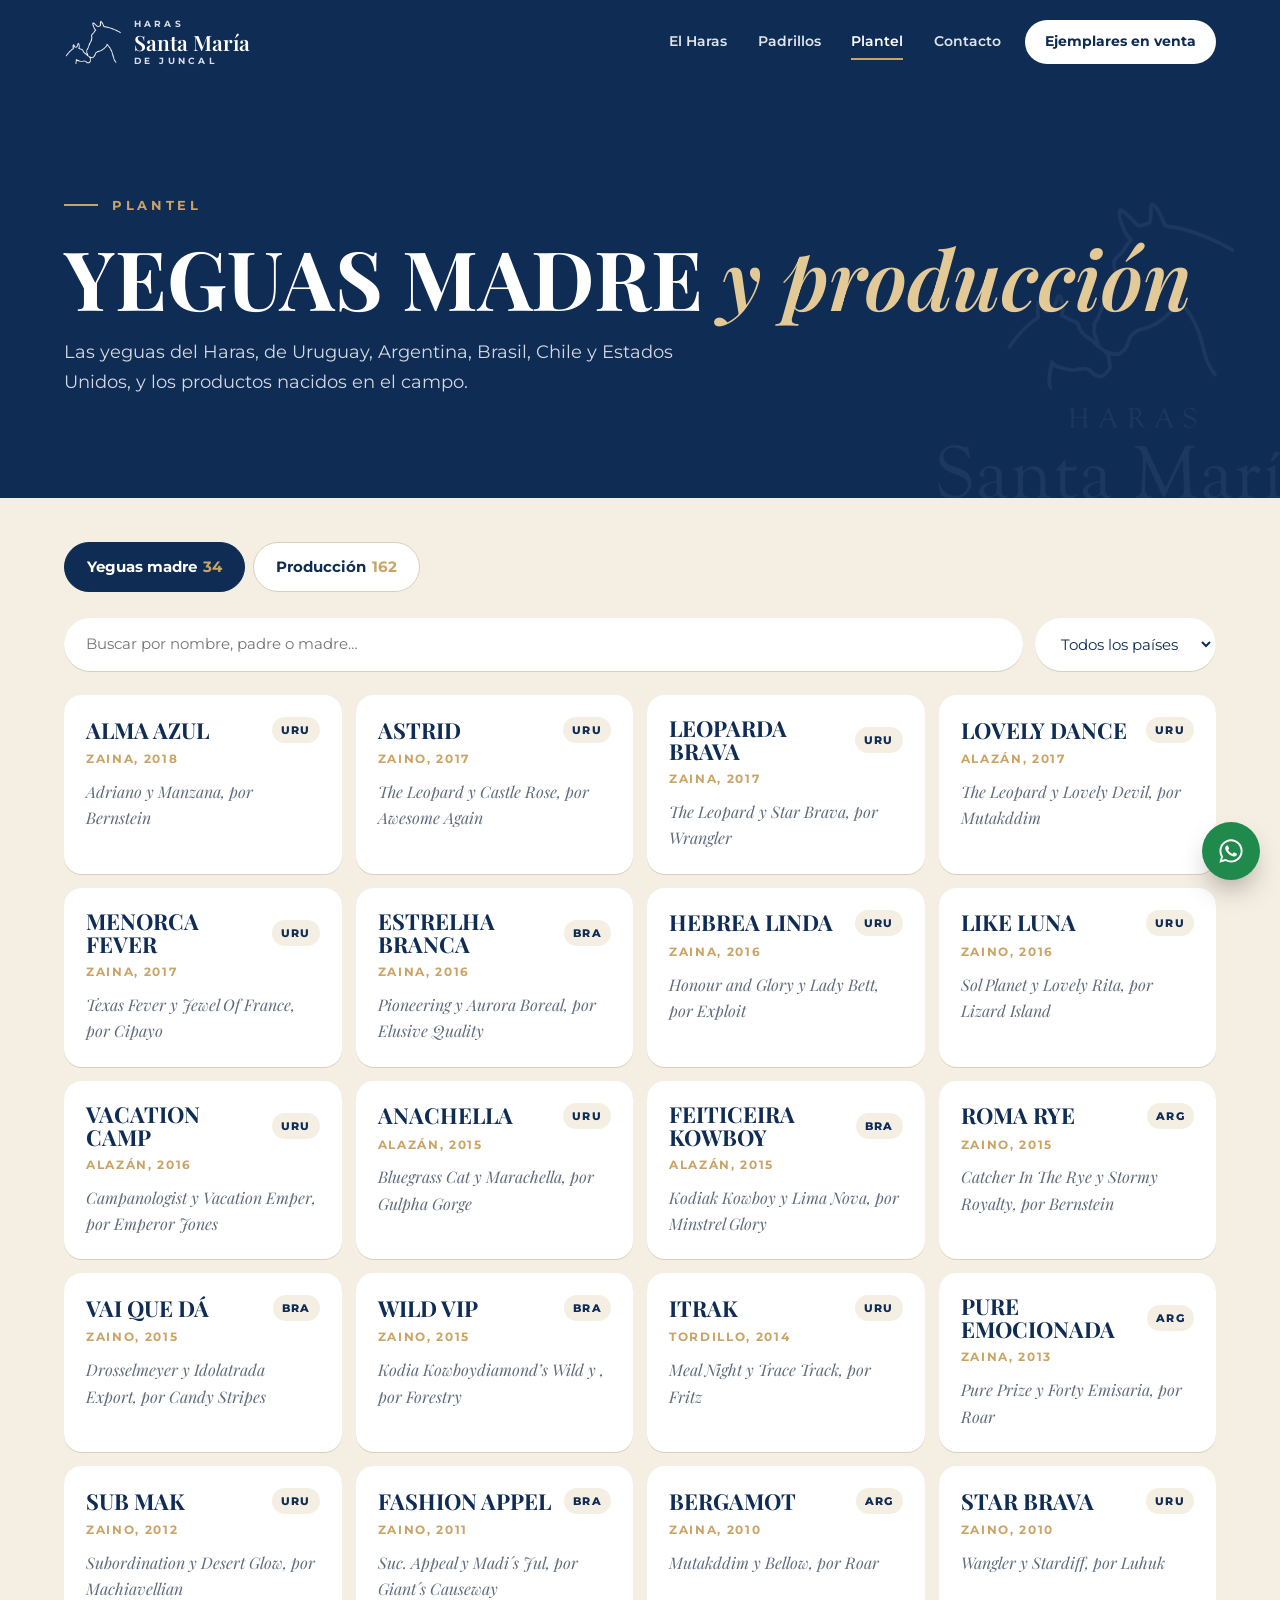
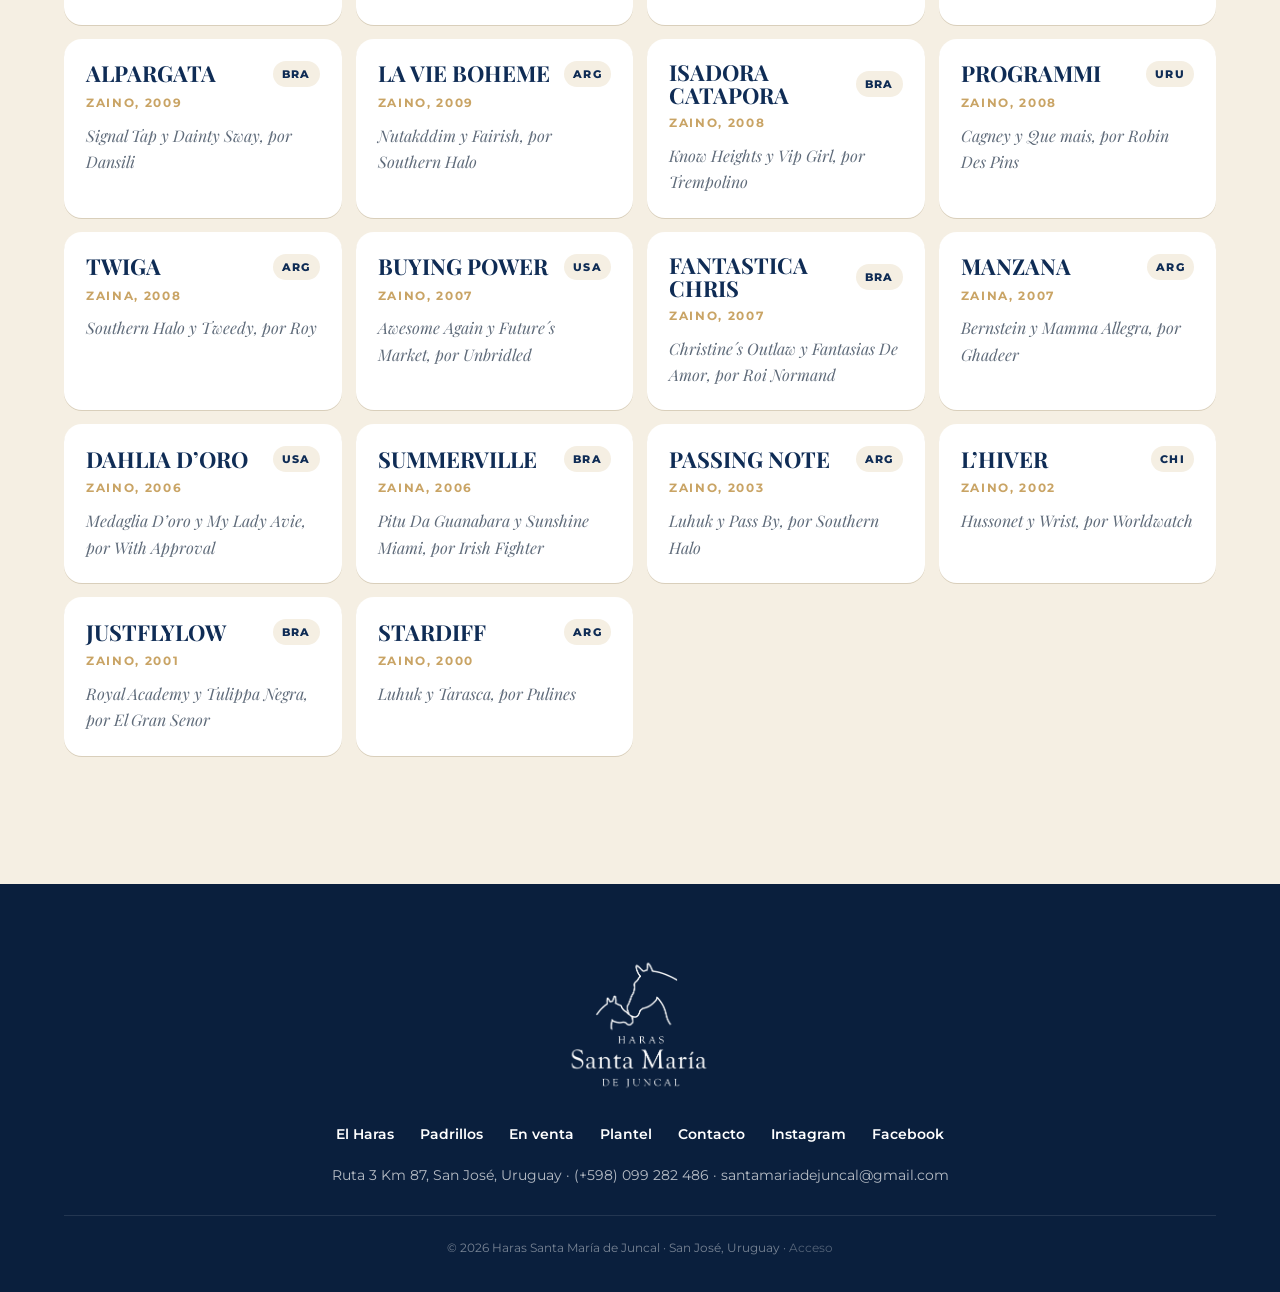
<file: plantel.html>
<!doctype html>
<html lang="es">
<head>
<meta charset="utf-8">
<meta name="viewport" content="width=device-width, initial-scale=1, viewport-fit=cover">
<title>Plantel · Yeguas madre y producción · Haras Santa María de Juncal</title>
<meta name="description" content="Yeguas madre y producción del Haras Santa María de Juncal: genealogía, pelaje, año y país de cada ejemplar.">
<meta name="theme-color" content="#0f2c55">
<meta property="og:type" content="website">
<meta property="og:title" content="Plantel · Yeguas madre y producción · Haras Santa María de Juncal">
<meta property="og:image" content="https://escritoriocamy.github.io/haras-santa-maria/img/og.jpg">
<meta property="og:image:width" content="1206">
<meta property="og:image:height" content="673">
<meta property="og:site_name" content="Haras Santa María de Juncal">
<meta name="twitter:card" content="summary_large_image">
<meta name="twitter:image" content="https://escritoriocamy.github.io/haras-santa-maria/img/og.jpg">
<link rel="icon" type="image/png" href="img/marca-azul.png">
<link rel="preconnect" href="https://fonts.googleapis.com">
<link rel="preconnect" href="https://fonts.gstatic.com" crossorigin>
<link href="https://fonts.googleapis.com/css2?family=Montserrat:wght@400;500;600;700;800&family=Playfair+Display:ital,wght@0,600;0,700;0,800;1,500;1,600&display=swap" rel="stylesheet">
<link rel="stylesheet" href="css/estilos.css?v=7">
</head>
<body>

<header class="cabecera-pagina">
  <div class="contenedor">
    <span class="rotulo">Plantel</span>
    <h1>Yeguas madre <em>y producción</em></h1>
    <p>Las yeguas del Haras, de Uruguay, Argentina, Brasil, Chile y Estados Unidos, y los productos nacidos en el campo.</p>
  </div>
</header>

<section class="seccion" style="padding-top:44px">
  <div class="contenedor">
    <div class="pestanas" role="tablist">
      <button class="pestana activa" role="tab" data-tab="yeguas">Yeguas madre<span id="n-yeguas"></span></button>
      <button class="pestana" role="tab" data-tab="produccion">Producción<span id="n-produccion"></span></button>
    </div>

    <div id="tab-yeguas">
      <div class="buscador">
        <input type="search" id="buscar-yeguas" placeholder="Buscar por nombre, padre o madre…" aria-label="Buscar yegua">
        <select id="pais-yeguas" aria-label="Filtrar por país"><option value="">Todos los países</option></select>
      </div>
      <div class="grilla-yeguas" id="yeguas"></div>
    </div>

    <div id="tab-produccion" class="oculto">
      <div class="buscador">
        <input type="search" id="buscar-prod" placeholder="Buscar por nombre, padre o madre…" aria-label="Buscar producto">
        <select id="padre-prod" aria-label="Filtrar por padre"><option value="">Todos los padres</option></select>
        <select id="anio-prod" aria-label="Filtrar por generación"><option value="">Todas las generaciones</option></select>
      </div>
      <div class="tabla-marco">
        <table class="tabla">
          <thead><tr><th>Nombre</th><th>Gen.</th><th>Sexo</th><th>Pelaje</th><th>Padre</th><th>Madre</th><th>Abuelo materno</th></tr></thead>
          <tbody id="produccion"></tbody>
        </table>
      </div>
      <p class="pedigri-nota" id="n-filtrados"></p>
    </div>
  </div>
</section>

<script src="js/config.js?v=7"></script>
<script src="js/comun.js?v=7"></script>
<script>
(function () {
  const H = window.Haras;
  const esc = H.esc;
  H.encabezado("plantel");
  H.pie();

  const PAISES = { URU: "Uruguay", ARG: "Argentina", BRA: "Brasil", USA: "Estados Unidos", CHI: "Chile" };
  const norm = (s) => String(s || "").normalize("NFD").replace(/[̀-ͯ]/g, "").toLowerCase();
  const pel = (s) => String(s || "").replace(/^Alazan$/i, "Alazán");

  function tab(nombre) {
    document.querySelectorAll(".pestana").forEach((b) => b.classList.toggle("activa", b.dataset.tab === nombre));
    document.getElementById("tab-yeguas").classList.toggle("oculto", nombre !== "yeguas");
    document.getElementById("tab-produccion").classList.toggle("oculto", nombre !== "produccion");
    history.replaceState(null, "", location.pathname + location.search + "#" + nombre);
  }
  document.querySelectorAll(".pestana").forEach((b) => b.addEventListener("click", () => tab(b.dataset.tab)));

  fetch("data/plantel.json").then((r) => r.json()).then((d) => {
    const yeguas = d.yeguas, prod = d.produccion;
    document.getElementById("n-yeguas").textContent = yeguas.length;
    document.getElementById("n-produccion").textContent = prod.length;

    /* Yeguas madre */
    const selPais = document.getElementById("pais-yeguas");
    [...new Set(yeguas.map((y) => y.pais))].sort().forEach((p) => selPais.insertAdjacentHTML("beforeend", '<option value="' + p + '">' + (PAISES[p] || p) + '</option>'));
    function pintarYeguas() {
      const q = norm(document.getElementById("buscar-yeguas").value);
      const pais = selPais.value;
      const lista = yeguas.filter((y) => (!pais || y.pais === pais) && (!q || norm(y.nombre + " " + y.padre + " " + y.madre + " " + y.abuelo).includes(q)));
      document.getElementById("yeguas").innerHTML = lista.map((y) =>
        '<article class="yegua">' +
          '<div class="yegua-top"><h3>' + esc(y.nombre) + '</h3><span class="pais" title="' + esc(PAISES[y.pais] || y.pais) + '">' + esc(y.pais) + '</span></div>' +
          '<div class="yegua-meta">' + esc(pel(y.pelaje)) + ', ' + y.nac + '</div>' +
          '<div class="yegua-sangre">' + esc(y.padre) + ' y ' + esc(y.madre) + (y.abuelo ? ', por ' + esc(y.abuelo) : "") + '</div>' +
        '</article>').join("") || '<p class="cargando" style="background:var(--blanco)">Sin resultados.</p>';
    }
    document.getElementById("buscar-yeguas").addEventListener("input", pintarYeguas);
    selPais.addEventListener("change", pintarYeguas);
    pintarYeguas();

    /* Producción */
    const selPadre = document.getElementById("padre-prod");
    const selAnio = document.getElementById("anio-prod");
    const cuenta = {};
    prod.forEach((p) => { cuenta[p.padre] = (cuenta[p.padre] || 0) + 1; });
    Object.keys(cuenta).sort((a, b) => cuenta[b] - cuenta[a] || a.localeCompare(b)).forEach((p) =>
      selPadre.insertAdjacentHTML("beforeend", '<option value="' + esc(p) + '">' + esc(p) + ' (' + cuenta[p] + ')</option>'));
    [...new Set(prod.map((p) => p.nac))].sort((a, b) => b - a).forEach((a) => selAnio.insertAdjacentHTML("beforeend", '<option value="' + a + '">Generación ' + a + '</option>'));

    const params = new URLSearchParams(location.search);
    if (params.get("padre")) selPadre.value = params.get("padre");

    function pintarProd() {
      const q = norm(document.getElementById("buscar-prod").value);
      const padre = selPadre.value, anio = selAnio.value;
      const lista = prod.filter((p) => (!padre || p.padre === padre) && (!anio || String(p.nac) === anio) &&
        (!q || norm(p.nombre + " " + p.padre + " " + p.madre + " " + p.abuelo).includes(q)));
      document.getElementById("produccion").innerHTML = lista.map((p) =>
        '<tr><td class="nombre-t">' + esc(p.nombre) + '</td><td>' + p.nac + '</td><td class="sexo">' + (p.sexo === "H" ? "Hembra" : "Macho") + '</td><td>' + esc(pel(p.pelaje)) + '</td>' +
        '<td>' + esc(p.padre) + '</td><td>' + esc(p.madre) + '</td><td>' + esc(p.abuelo) + '</td></tr>').join("") ||
        '<tr><td colspan="7" style="text-align:center;color:var(--suave)">Sin resultados.</td></tr>';
      document.getElementById("n-filtrados").textContent = "Mostrando " + lista.length + " de " + prod.length + " productos.";
    }
    document.getElementById("buscar-prod").addEventListener("input", pintarProd);
    selPadre.addEventListener("change", pintarProd);
    selAnio.addEventListener("change", pintarProd);
    pintarProd();

    if (location.hash === "#produccion" || params.get("padre")) tab("produccion");
  });
})();
</script>
</body>
</html>
</file>
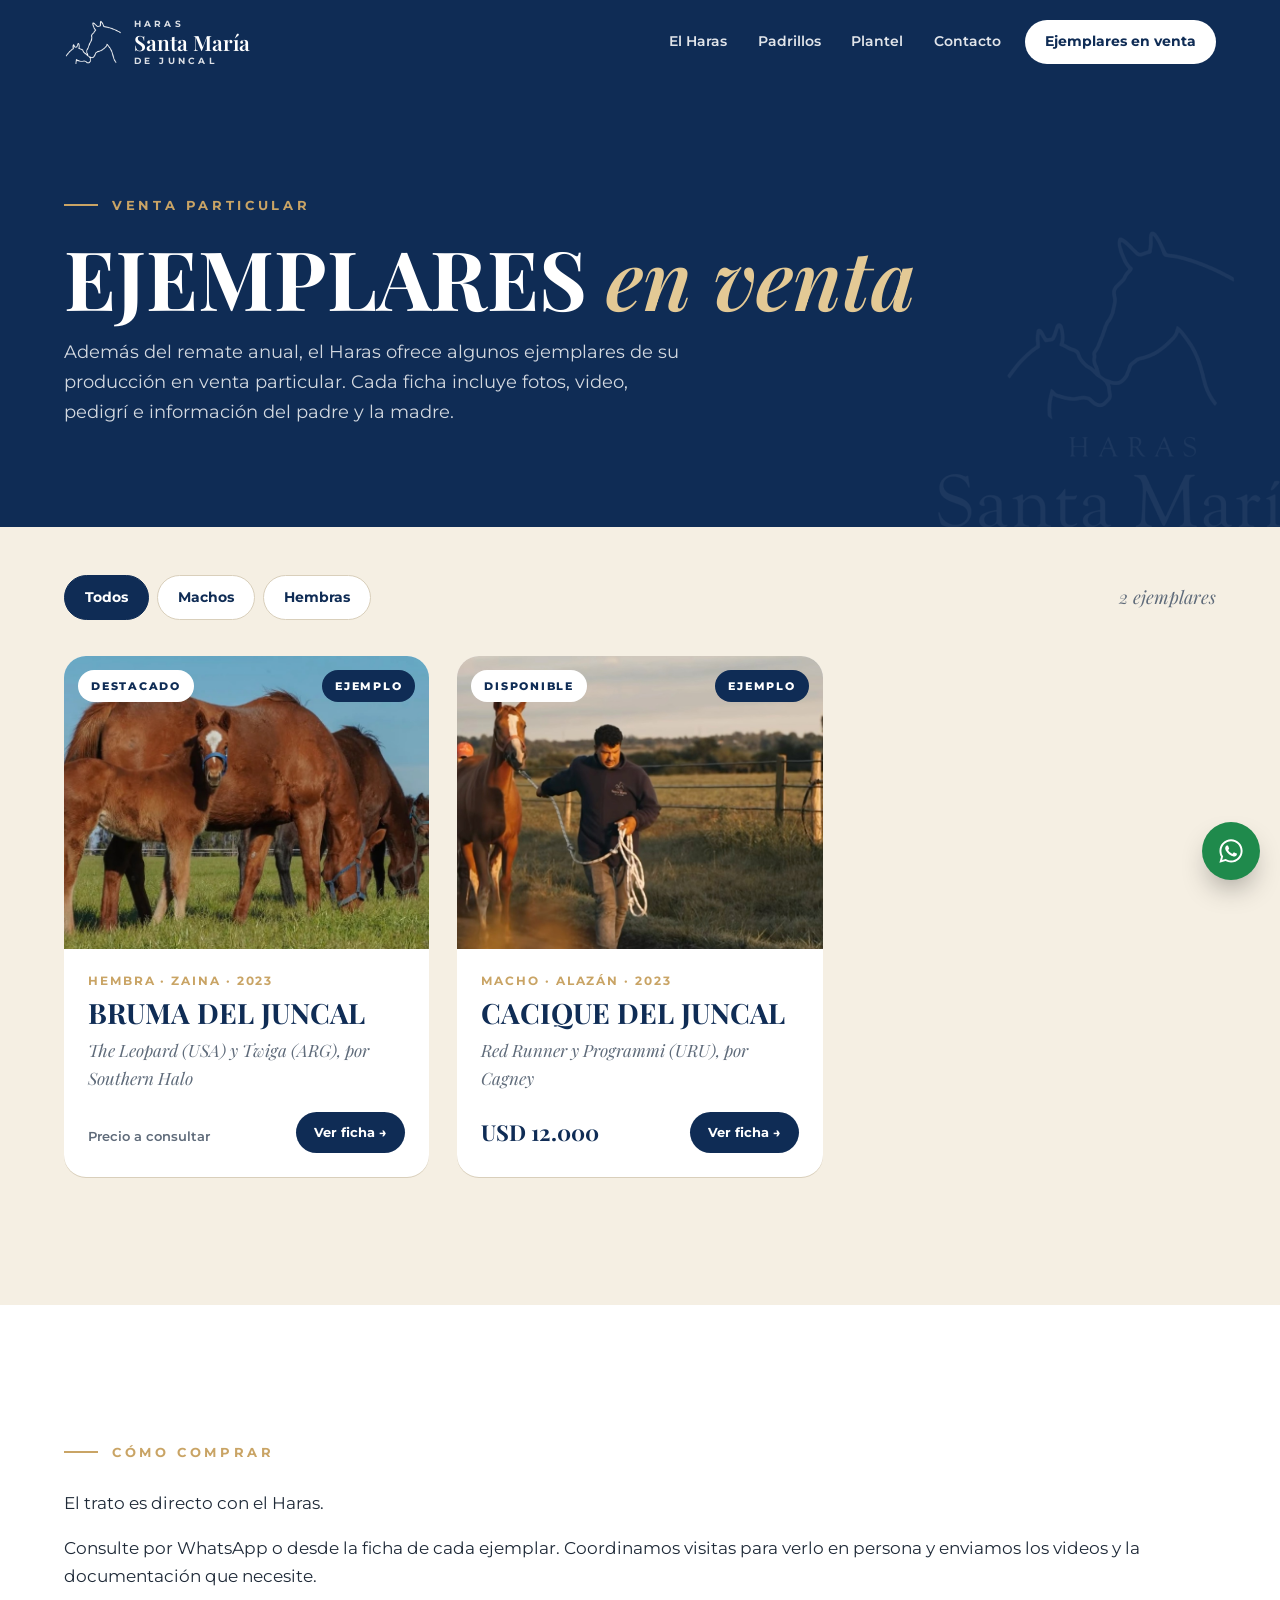
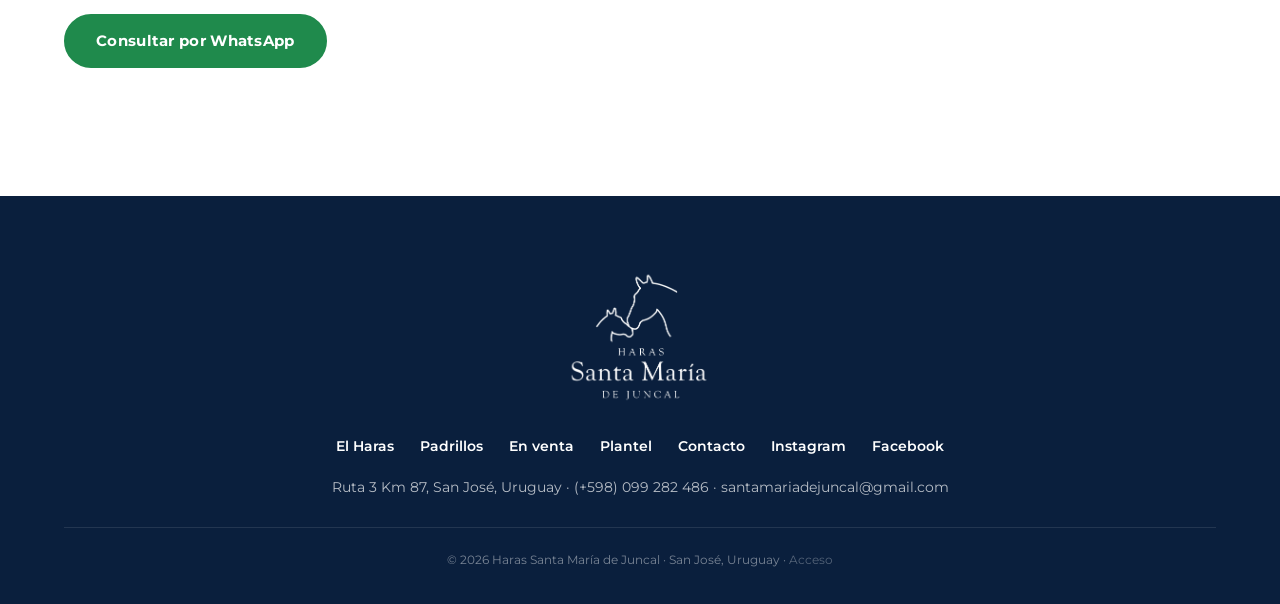
<file: venta.html>
<!doctype html>
<html lang="es">
<head>
<meta charset="utf-8">
<meta name="viewport" content="width=device-width, initial-scale=1, viewport-fit=cover">
<title>Ejemplares en venta · Haras Santa María de Juncal</title>
<meta name="description" content="Ejemplares sangre pura de carrera en venta particular, criados en el Haras Santa María de Juncal, San José, Uruguay. Fichas con fotos, video y genealogía.">
<meta name="theme-color" content="#0f2c55">
<meta property="og:title" content="Ejemplares en venta · Haras Santa María de Juncal">
<meta property="og:image" content="https://escritoriocamy.github.io/haras-santa-maria/img/og.jpg">
<meta property="og:image:width" content="1206">
<meta property="og:image:height" content="673">
<meta property="og:site_name" content="Haras Santa María de Juncal">
<meta name="twitter:card" content="summary_large_image">
<meta name="twitter:image" content="https://escritoriocamy.github.io/haras-santa-maria/img/og.jpg">
<link rel="icon" type="image/png" href="img/marca-azul.png">
<link rel="preconnect" href="https://fonts.googleapis.com">
<link rel="preconnect" href="https://fonts.gstatic.com" crossorigin>
<link href="https://fonts.googleapis.com/css2?family=Montserrat:wght@400;500;600;700;800&family=Playfair+Display:ital,wght@0,600;0,700;0,800;1,500;1,600&display=swap" rel="stylesheet">
<link rel="stylesheet" href="css/estilos.css?v=7">
</head>
<body>

<header class="cabecera-pagina">
  <div class="contenedor">
    <span class="rotulo">Venta particular</span>
    <h1>Ejemplares <em>en venta</em></h1>
    <p>Además del remate anual, el Haras ofrece algunos ejemplares de su producción en venta particular. Cada ficha incluye fotos, video, pedigrí e información del padre y la madre.</p>
  </div>
</header>

<section class="seccion" style="padding-top:48px">
  <div class="contenedor">
    <div class="filtros" id="filtros">
      <div class="chips" role="group" aria-label="Filtrar por sexo">
        <button class="chip activo" data-filtro="todos">Todos</button>
        <button class="chip" data-filtro="M">Machos</button>
        <button class="chip" data-filtro="H">Hembras</button>
        <button class="chip" data-filtro="vendidos">Vendidos</button>
      </div>
      <span class="contador" id="contador"></span>
    </div>
    <div id="lista"><p class="cargando">Cargando ejemplares…</p></div>
  </div>
</section>

<section class="seccion blanca">
  <div class="contenedor columnas">
    <span class="rotulo">Cómo comprar</span>
    <div class="texto-intro">
      <p class="entrada">El trato es directo con el Haras.</p>
      <p>Consulte por WhatsApp o desde la ficha de cada ejemplar. Coordinamos visitas para verlo en persona y enviamos los videos y la documentación que necesite.</p>
      <p style="margin-top:24px"><a class="boton whatsapp" href="#" data-wa="Hola, quisiera consultar por los ejemplares en venta.">Consultar por WhatsApp</a></p>
    </div>
  </div>
</section>

<script src="js/config.js?v=7"></script>
<script src="js/comun.js?v=7"></script>
<script>
(function () {
  const H = window.Haras;
  H.encabezado("venta");
  H.pie();
  document.querySelectorAll("[data-wa]").forEach((a) => { a.href = H.waLink(a.dataset.wa); a.target = "_blank"; a.rel = "noopener"; });

  const cont = document.getElementById("lista");
  const contador = document.getElementById("contador");
  let todos = [];
  let filtro = "todos";

  function pintar() {
    let lista = todos.filter((e) => filtro === "vendidos" ? H.estadoClase(e) === "vendido" : H.estadoClase(e) !== "vendido");
    if (filtro === "M") lista = lista.filter((e) => !H.esHembra(e));
    if (filtro === "H") lista = lista.filter((e) => H.esHembra(e));
    lista.sort((a, b) => (String(b.destacado) === "true") - (String(a.destacado) === "true"));

    if (!todos.some((e) => H.estadoClase(e) !== "vendido") && filtro !== "vendidos") {
      cont.innerHTML = H.bloqueProximamente();
      contador.textContent = "";
      document.getElementById("filtros").classList.toggle("oculto", !todos.length);
    } else if (!lista.length) {
      cont.innerHTML = '<p class="cargando">No hay ejemplares en esta categoría por el momento.</p>';
      contador.textContent = "";
    } else {
      cont.innerHTML = '<div class="grilla-venta">' + lista.map(H.tarjetaVenta).join("") + '</div>';
      contador.textContent = lista.length + (lista.length === 1 ? " ejemplar" : " ejemplares");
    }
    H.animar(cont);
  }

  document.querySelectorAll("[data-filtro]").forEach((b) => b.addEventListener("click", () => {
    document.querySelectorAll("[data-filtro]").forEach((x) => x.classList.toggle("activo", x === b));
    filtro = b.dataset.filtro;
    pintar();
  }));

  H.cargarVentas().then(({ lista }) => {
    todos = lista;
    if (!lista.some((e) => H.estadoClase(e) === "vendido")) document.querySelector('[data-filtro="vendidos"]').classList.add("oculto");
    pintar();
  });
  H.animar();
})();
</script>
</body>
</html>
</file>
<file: css/estilos.css>
/* ===================================================================
   Haras Santa María de Juncal
   Azul Santa María + crema + dorado. Playfair Display + Montserrat.
   =================================================================== */

:root {
  --azul: #0f2c55;
  --azul-2: #163a6b;
  --azul-osc: #0a1f3d;
  --crema: #f5efe3;
  --crema-2: #ebe2d0;
  --dorado: #c9a465;
  --dorado-claro: #e3c995;
  --blanco: #ffffff;

  /* nombres que usa el panel */
  --papel: var(--crema);
  --papel-2: var(--crema-2);
  --tinta: var(--azul);
  --texto: #1f2a38;
  --suave: #5f6b7a;
  --linea: #d9cfbb;
  --linea-fuerte: #b8ab92;
  --bronce: #a8833f;
  --verde: #2f6b45;
  --rojo: #9b3a2c;

  --display: "Playfair Display", Georgia, serif;
  --serif: "Playfair Display", Georgia, serif;
  --sans: "Montserrat", "Helvetica Neue", Arial, sans-serif;

  --ancho: 1240px;
  --gutter: clamp(20px, 4vw, 44px);
  --radio: 22px;
  --sombra: 0 24px 60px -28px rgba(10, 31, 61, .45);
  --ease: cubic-bezier(.2, .8, .2, 1);
}

*, *::before, *::after { box-sizing: border-box; }
html { overflow-x: clip; -webkit-text-size-adjust: 100%; scroll-behavior: smooth; scroll-padding-top: 90px; }
body { margin: 0; background: var(--crema); color: var(--texto); font-family: var(--sans); font-size: 17px; line-height: 1.65; -webkit-font-smoothing: antialiased; overflow-x: hidden; }
img, video, iframe { display: block; max-width: 100%; }
img { height: auto; }
a { color: inherit; text-decoration: none; }
button { font: inherit; color: inherit; cursor: pointer; }
::selection { background: var(--azul); color: #fff; }
h1, h2, h3, h4 { font-family: var(--display); font-weight: 700; color: var(--azul); margin: 0; line-height: 1.05; }
p { margin: 0 0 1em; }
p:last-child { margin-bottom: 0; }
.contenedor { width: 100%; max-width: var(--ancho); margin: 0 auto; padding: 0 var(--gutter); }
.oculto { display: none !important; }
.sr { position: absolute; width: 1px; height: 1px; overflow: hidden; clip: rect(0 0 0 0); white-space: nowrap; }

/* ---------- Tipografía de la casa ---------- */
.rotulo {
  display: inline-flex; align-items: center; gap: 14px;
  font-family: var(--sans); font-size: 13px; font-weight: 700; letter-spacing: .28em; text-transform: uppercase;
  color: var(--dorado); margin-bottom: 18px;
}
.rotulo::before { content: ""; width: 34px; height: 2px; background: currentColor; }
.titulo { font-size: clamp(40px, 5.6vw, 72px); text-transform: uppercase; letter-spacing: -.01em; }
.titulo em, .acento { font-style: italic; text-transform: none; color: var(--dorado); font-weight: 600; letter-spacing: 0; }
.bajada { font-size: 18px; color: var(--suave); max-width: 600px; margin-top: 18px; }
.nombre { text-transform: uppercase; letter-spacing: .01em; }
.nombre small { white-space: nowrap; font-family: var(--sans); font-size: .36em; font-weight: 700; letter-spacing: .2em; color: var(--dorado); vertical-align: middle; margin-left: .4em; }
.vers { font-family: var(--sans); font-size: 12px; font-weight: 700; letter-spacing: .24em; text-transform: uppercase; }

/* ---------- Botones ---------- */
.boton {
  display: inline-flex; align-items: center; justify-content: center; gap: 10px;
  min-height: 54px; padding: 0 30px; border-radius: 999px;
  border: 2px solid var(--azul); background: var(--azul); color: #fff;
  font-family: var(--sans); font-size: 15px; font-weight: 700; letter-spacing: .02em;
  transition: transform .25s var(--ease), background .25s, color .25s, border-color .25s, box-shadow .25s;
}
.boton:hover { transform: translateY(-2px); box-shadow: 0 14px 30px -14px rgba(15, 44, 85, .6); }
.boton svg { width: 18px; height: 18px; flex: none; }
.boton.claro { background: transparent; color: var(--azul); }
.boton.claro:hover { background: var(--azul); color: #fff; }
.boton.blanco { background: #fff; border-color: #fff; color: var(--azul); }
.boton.contorno { background: transparent; border-color: rgba(255,255,255,.75); color: #fff; }
.boton.contorno:hover { background: #fff; color: var(--azul); }
.boton.dorado { background: var(--dorado); border-color: var(--dorado); color: var(--azul-osc); }
.boton.whatsapp { background: #1f8a4c; border-color: #1f8a4c; }
.boton.ancho { width: 100%; }
.boton .flecha { transition: transform .25s var(--ease); }
.boton:hover .flecha { transform: translateX(4px); }
.enlace { display: inline-flex; align-items: center; gap: 10px; font-weight: 700; font-size: 15px; color: var(--azul); border-bottom: 2px solid var(--dorado); padding-bottom: 3px; transition: gap .25s var(--ease), color .2s; }
.enlace:hover { gap: 16px; }
.enlace svg { width: 16px; height: 16px; }
.pildora { display: inline-flex; align-items: center; gap: 10px; padding: 8px 16px; border-radius: 999px; font-size: 12px; font-weight: 700; letter-spacing: .2em; text-transform: uppercase; background: rgba(255,255,255,.12); border: 1px solid rgba(255,255,255,.28); color: #fff; backdrop-filter: blur(6px); -webkit-backdrop-filter: blur(6px); }
.pildora .punto { width: 7px; height: 7px; border-radius: 50%; background: var(--dorado); }

/* ---------- Bienvenida ---------- */
.bienvenida { position: fixed; inset: 0; z-index: 200; background: var(--azul); display: grid; place-items: center; transition: transform 1s var(--ease) .1s; }
.bienvenida img { width: min(280px, 60vw); opacity: 0; transform: translateY(14px) scale(.96); animation: entra 1.1s var(--ease) .15s forwards; }
.bienvenida .linea-carga { position: absolute; bottom: 18%; left: 50%; width: 120px; height: 2px; background: rgba(255,255,255,.18); transform: translateX(-50%); overflow: hidden; }
.bienvenida .linea-carga::after { content: ""; position: absolute; inset: 0; background: var(--dorado); transform: scaleX(0); transform-origin: left; animation: carga 1.4s var(--ease) .2s forwards; }
.bienvenida.fuera { transform: translateY(-100%); }
@keyframes entra { to { opacity: 1; transform: none; } }
@keyframes carga { to { transform: scaleX(1); } }

/* ---------- Encabezado ---------- */
.encabezado { position: fixed; inset: 0 0 auto 0; z-index: 50; background: var(--azul); transition: background .35s, box-shadow .35s, padding .35s; }
.encabezado.transparente { background: transparent; }
.encabezado.transparente.con-fondo, .encabezado.con-fondo { background: rgba(15, 44, 85, .96); box-shadow: 0 10px 30px -18px rgba(0,0,0,.5); backdrop-filter: blur(10px); -webkit-backdrop-filter: blur(10px); }
.enc-grid { display: flex; align-items: center; justify-content: space-between; min-height: 84px; gap: 24px; }
.marca { display: flex; align-items: center; gap: 12px; color: #fff; order: 0; }
.marca img { height: 44px; width: auto; }
.marca-texto { display: flex; flex-direction: column; line-height: 1; color: #fff; }
.marca-texto small, .marca-texto span { font-size: 9px; font-weight: 700; letter-spacing: .36em; text-transform: uppercase; opacity: .85; }
.marca-texto strong { font-family: var(--display); font-size: 21px; font-weight: 600; margin: 4px 0 3px; }
.nav { display: flex; align-items: center; gap: clamp(16px, 2.4vw, 34px); }
.nav.izq { order: 1; margin-left: auto; }
.nav.der { order: 2; }
.nav a { font-size: 14px; font-weight: 600; color: rgba(255,255,255,.88); position: relative; padding: 6px 0; transition: color .2s; }
.nav a::after { content: ""; position: absolute; left: 0; right: 0; bottom: 0; height: 2px; background: var(--dorado); transform: scaleX(0); transition: transform .3s var(--ease); }
.nav a:hover, .nav a.activo { color: #fff; }
.nav a:hover::after, .nav a.activo::after { transform: scaleX(1); }
.nav a.cta { background: #fff; color: var(--azul); padding: 10px 20px; border-radius: 999px; font-weight: 700; }
.nav a.cta::after { display: none; }
.nav a.cta:hover { background: var(--dorado); color: var(--azul-osc); }
.boton-menu { display: none; order: 3; background: rgba(255,255,255,.12); border: 1px solid rgba(255,255,255,.3); color: #fff; border-radius: 999px; padding: 10px 18px; font-size: 13px; font-weight: 700; letter-spacing: .14em; text-transform: uppercase; }
.nav-movil { display: none; }
body.con-encabezado { padding-top: 84px; }
.boton-menu .rayas { display: inline-flex; flex-direction: column; gap: 5px; margin-right: 10px; vertical-align: middle; }
.boton-menu .rayas i { display: block; width: 18px; height: 2px; background: currentColor; border-radius: 2px; }
.boton-menu .rayas i:last-child { width: 12px; }
@media (max-width: 980px) {
  .nav.izq, .nav.der { display: none; }
  .boton-menu { display: inline-flex; align-items: center; }
  .enc-grid { min-height: 72px; }
  body.con-encabezado { padding-top: 72px; }
  .marca img { height: 38px; }
  .marca-texto strong { font-size: 19px; }
  .nav-movil {
    position: fixed; inset: 0; z-index: 120; display: flex; flex-direction: column;
    background: linear-gradient(180deg, var(--azul) 0%, var(--azul-osc) 100%);
    padding: 0 var(--gutter) calc(24px + env(safe-area-inset-bottom));
    overflow-y: auto;
    transform: translateX(100%); visibility: hidden;
    transition: transform .5s var(--ease), visibility 0s linear .5s;
  }
  body.menu-abierto { overflow: hidden; }
  body.menu-abierto .nav-movil { transform: none; visibility: visible; transition: transform .5s var(--ease); }
  .menu-top { display: flex; align-items: center; justify-content: space-between; min-height: 72px; border-bottom: 1px solid rgba(255,255,255,.12); }
  .cerrar-menu { width: 46px; height: 46px; border-radius: 50%; border: 1px solid rgba(255,255,255,.35); background: rgba(255,255,255,.08); color: #fff; display: grid; place-items: center; }
  .cerrar-menu svg { width: 18px; height: 18px; }
  .menu-lista { display: flex; flex-direction: column; margin: 18px 0 26px; }
  .menu-lista a {
    display: flex; align-items: center; gap: 16px; padding: 18px 2px;
    border-bottom: 1px solid rgba(255,255,255,.12);
    font-family: var(--display); font-size: 27px; font-weight: 600; color: #fff;
    opacity: 0; transform: translateX(24px);
    transition: opacity .45s var(--ease), transform .45s var(--ease), color .2s;
  }
  body.menu-abierto .menu-lista a { opacity: 1; transform: none; transition-delay: calc(.12s + var(--i) * .05s); }
  .menu-lista a:hover { color: var(--dorado-claro); }
  .menu-lista a.en-venta { color: var(--dorado-claro); }
  .menu-lista .cuenta { font-family: var(--sans); font-size: 11px; font-weight: 800; letter-spacing: .1em; text-transform: uppercase; color: var(--azul-osc); background: var(--dorado); border-radius: 999px; padding: 5px 10px; }
  .menu-lista .fl { margin-left: auto; opacity: .45; }
  .menu-lista .fl svg { width: 20px; height: 20px; }
  .menu-cta { margin-bottom: 26px; }
  .menu-pie { margin-top: auto; display: grid; gap: 12px; padding-top: 20px; border-top: 1px solid rgba(255,255,255,.12); }
  .menu-pie a, .menu-pie span { display: flex; align-items: center; gap: 12px; color: rgba(255,255,255,.75); font-size: 14px; }
  .menu-pie svg { width: 18px; height: 18px; color: var(--dorado); flex: none; }
}
@media (min-width: 981px) { .nav-movil { display: none; } }

/* ---------- Portada con video de fondo ---------- */
.portada { position: relative; min-height: 100svh; display: flex; align-items: center; justify-content: center; text-align: center; color: #fff; overflow: hidden; background: var(--azul-osc); }
.portada video, .portada .poster { position: absolute; inset: 0; width: 100%; height: 100%; object-fit: cover; }
.portada::after { content: ""; position: absolute; inset: 0; background:
  linear-gradient(180deg, rgba(10,31,61,.55) 0%, rgba(15,44,85,.35) 40%, rgba(10,31,61,.85) 100%),
  radial-gradient(ellipse at center, rgba(15,44,85,.15), rgba(10,31,61,.45)); }
.portada-contenido { position: relative; z-index: 2; padding: 110px var(--gutter) 120px; max-width: 980px; }
.portada-logo { width: clamp(110px, 11vw, 160px); margin: 0 auto 22px; filter: drop-shadow(0 6px 24px rgba(0,0,0,.35)); }
.portada h1 { color: #fff; font-size: clamp(42px, 6.6vw, 92px); text-transform: uppercase; letter-spacing: -.01em; text-shadow: 0 4px 30px rgba(0,0,0,.3); }
.portada h1 em { font-style: italic; text-transform: none; color: var(--dorado-claro); font-weight: 600; }
.portada-bajada { font-size: clamp(16px, 1.5vw, 19px); color: rgba(255,255,255,.88); max-width: 620px; margin: 22px auto 34px; }
.portada-acciones { display: flex; justify-content: center; flex-wrap: wrap; gap: 14px; }
.portada .pildora { margin-bottom: 26px; }
.portada-pie { position: absolute; z-index: 2; left: 0; right: 0; bottom: 30px; display: flex; justify-content: center; }
.boton-film { display: inline-flex; align-items: center; gap: 12px; background: none; border: 0; color: #fff; font-size: 13px; font-weight: 700; letter-spacing: .2em; text-transform: uppercase; }
.boton-film .play { width: 46px; height: 46px; border-radius: 50%; border: 2px solid rgba(255,255,255,.6); display: grid; place-items: center; transition: background .25s, border-color .25s; }
.boton-film .play svg { width: 14px; height: 14px; margin-left: 2px; }
.boton-film:hover .play { background: #fff; color: var(--azul); border-color: #fff; }
.aparece { opacity: 0; transform: translateY(24px); animation: entra 1s var(--ease) forwards; }
.aparece.d1 { animation-delay: .15s; } .aparece.d2 { animation-delay: .3s; } .aparece.d3 { animation-delay: .45s; } .aparece.d4 { animation-delay: .6s; }
body.esperando .aparece { animation-play-state: paused; }
@media (max-width: 760px) {
  .portada .pildora, .portada .boton.contorno, .portada-pie { display: none; }
  .portada-contenido { padding: 100px 22px 70px; }
  .portada-logo { width: 104px; margin-bottom: 18px; }
  .portada h1 { font-size: clamp(34px, 10vw, 44px); }
  .portada-bajada { font-size: 15.5px; margin: 16px auto 26px; }
}

/* ---------- Avales del Haras ---------- */
.avales { background: var(--azul-osc); color: #fff; border-top: 1px solid rgba(201,164,101,.35); }
.avales-grid { display: grid; grid-template-columns: repeat(4, minmax(0, 1fr)); }
.aval { padding: 30px 26px; border-left: 1px solid rgba(255,255,255,.1); }
.aval:first-child { border-left: 0; padding-left: 0; }
.aval small { display: block; font-size: 11px; font-weight: 700; letter-spacing: .2em; text-transform: uppercase; color: var(--dorado); margin-bottom: 8px; }
.aval strong { display: block; font-family: var(--display); font-size: 21px; font-weight: 700; line-height: 1.2; text-transform: uppercase; }
.aval span { display: block; font-size: 13px; color: rgba(255,255,255,.6); margin-top: 4px; }
@media (max-width: 900px) {
  .avales-grid { grid-template-columns: 1fr 1fr; }
  .aval { padding: 22px 16px; }
  .aval:nth-child(3) { border-left: 0; padding-left: 0; }
  .aval:nth-child(n+3) { border-top: 1px solid rgba(255,255,255,.1); }
  .aval strong { font-size: 17px; }
}

/* ---------- Secciones ---------- */
.seccion { padding: clamp(80px, 10vw, 140px) 0; position: relative; }
.seccion.azul { background: var(--azul); color: rgba(255,255,255,.82); }
.seccion.azul h2, .seccion.azul h3 { color: #fff; }
.seccion.azul .bajada { color: rgba(255,255,255,.7); }
.seccion.azul .enlace { color: #fff; }
.seccion.blanca { background: #fff; }
.seccion.crema-2 { background: var(--crema-2); }
.cabeza-seccion { display: flex; justify-content: space-between; align-items: flex-end; gap: 20px 40px; flex-wrap: wrap; margin-bottom: clamp(40px, 6vw, 64px); }

/* El Haras */
.haras-grid { display: grid; grid-template-columns: minmax(0, 1fr) minmax(0, 1fr); gap: clamp(40px, 6vw, 90px); align-items: center; }
.haras-texto .entrada { font-family: var(--display); font-size: clamp(22px, 2.2vw, 28px); line-height: 1.4; color: var(--azul); margin: 26px 0 20px; }
.haras-fotos { position: relative; aspect-ratio: 1 / 1.05; }
.haras-fotos img { position: absolute; object-fit: cover; border-radius: var(--radio); box-shadow: var(--sombra); }
.haras-fotos .f1 { left: 0; top: 0; width: 64%; height: 82%; }
.haras-fotos .f2 { right: 0; bottom: 0; width: 54%; height: 54%; border: 8px solid var(--crema); }
.haras-fotos .sello { position: absolute; right: 4%; top: 6%; width: 128px; height: 128px; border-radius: 50%; background: var(--azul); color: #fff; display: grid; place-items: center; text-align: center; font-family: var(--display); font-style: italic; font-size: 17px; line-height: 1.2; box-shadow: var(--sombra); }
.haras-fotos .sello b { display: block; font-style: normal; font-family: var(--sans); font-size: 10px; letter-spacing: .24em; color: var(--dorado-claro); margin-top: 4px; }
.cifras { display: grid; grid-template-columns: repeat(4, minmax(0, 1fr)); gap: 16px; margin-top: clamp(56px, 8vw, 90px); }
.cifra { background: #fff; border-radius: var(--radio); padding: 26px 22px; box-shadow: 0 1px 0 var(--linea); }
.cifra strong { display: block; font-family: var(--display); font-size: clamp(36px, 3.6vw, 50px); color: var(--azul); line-height: 1; }
.cifra span { display: block; margin-top: 8px; font-size: 13px; font-weight: 600; color: var(--suave); }
@media (max-width: 900px) { .haras-grid { grid-template-columns: 1fr; } .cifras { grid-template-columns: 1fr 1fr; } .haras-fotos { max-width: 520px; width: 100%; margin: 0 auto; } }

/* Foto ancha con epígrafe */
.foto-ancha { margin: 0; position: relative; }
.foto-ancha img { width: 100%; max-height: 600px; object-fit: cover; }
.epigrafe { font-size: 13px; color: var(--suave); margin-top: 10px; font-style: italic; }

/* ---------- Tarjetas de venta ---------- */
.grilla-venta { display: grid; grid-template-columns: repeat(3, minmax(0, 1fr)); gap: 28px; }
@media (max-width: 980px) { .grilla-venta { grid-template-columns: 1fr 1fr; } }
@media (max-width: 620px) { .grilla-venta { grid-template-columns: 1fr; } }
.tarjeta { display: flex; flex-direction: column; background: #fff; border-radius: var(--radio); overflow: hidden; box-shadow: 0 1px 0 var(--linea); transition: transform .35s var(--ease), box-shadow .35s var(--ease); }
.tarjeta:hover { transform: translateY(-6px); box-shadow: var(--sombra); }
.tarjeta-foto { position: relative; aspect-ratio: 4 / 3.2; overflow: hidden; background: var(--crema-2); }
.tarjeta-foto img { width: 100%; height: 100%; object-fit: cover; transition: transform .9s var(--ease); }
.tarjeta:hover .tarjeta-foto img { transform: scale(1.05); }
.etiqueta { position: absolute; left: 14px; top: 14px; z-index: 2; padding: 7px 13px; border-radius: 999px; background: #fff; color: var(--azul); font-size: 11px; font-weight: 800; letter-spacing: .16em; text-transform: uppercase; }
.etiqueta.reservado { background: var(--dorado); color: var(--azul-osc); }
.etiqueta.vendido { background: var(--rojo); color: #fff; }
.etiqueta.ejemplo { left: auto; right: 14px; background: var(--azul); color: #fff; }
.tarjeta-cuerpo { padding: 22px 24px 24px; display: flex; flex-direction: column; flex: 1; }
.tarjeta .meta { font-size: 12px; font-weight: 700; letter-spacing: .16em; text-transform: uppercase; color: var(--dorado); }
.tarjeta h3 { font-size: 28px; margin: 8px 0 8px; text-transform: uppercase; }
.tarjeta-sangre { font-family: var(--display); font-style: italic; font-size: 17px; color: var(--suave); }
.tarjeta-pie { display: flex; justify-content: space-between; align-items: center; margin-top: auto; padding-top: 20px; }
.precio { font-family: var(--display); font-size: 22px; font-weight: 700; color: var(--azul); }
.precio i { font-family: var(--sans); font-style: normal; font-size: 13px; font-weight: 600; color: var(--suave); }
.ver { display: inline-flex; align-items: center; gap: 8px; background: var(--azul); color: #fff; border-radius: 999px; padding: 10px 18px; font-size: 13px; font-weight: 700; }
.tarjeta.vendida .tarjeta-foto img { filter: grayscale(1); opacity: .8; }

.proximamente { background: var(--azul); color: rgba(255,255,255,.82); border-radius: 28px; padding: clamp(36px, 6vw, 70px); display: grid; grid-template-columns: minmax(0, 1.2fr) minmax(0, .8fr); gap: 30px; align-items: center; overflow: hidden; position: relative; }
.proximamente h3 { color: #fff; font-size: clamp(30px, 3.6vw, 46px); text-transform: uppercase; }
.proximamente h3 em { color: var(--dorado-claro); font-style: italic; text-transform: none; }
.proximamente p { margin-top: 14px; max-width: 520px; }
.proximamente .acciones { display: flex; flex-wrap: wrap; gap: 12px; justify-content: flex-end; }
@media (max-width: 800px) { .proximamente { grid-template-columns: 1fr; } .proximamente .acciones { justify-content: flex-start; } }

.filtros { display: flex; flex-wrap: wrap; justify-content: space-between; align-items: center; gap: 14px; margin-bottom: 36px; }
.chips { display: flex; flex-wrap: wrap; gap: 8px; }
.chip { background: #fff; border: 1px solid var(--linea); border-radius: 999px; padding: 10px 20px; font-size: 14px; font-weight: 700; color: var(--azul); transition: all .2s; }
.chip:hover { border-color: var(--azul); }
.chip.activo { background: var(--azul); border-color: var(--azul); color: #fff; }
.contador { font-family: var(--display); font-style: italic; color: var(--suave); font-size: 18px; }

/* ---------- Padrillos ---------- */
.padrillo { display: grid; grid-template-columns: minmax(0, 1.1fr) minmax(0, .9fr); gap: clamp(36px, 6vw, 80px); align-items: center; }
.padrillo + .padrillo { margin-top: clamp(70px, 9vw, 120px); }
.padrillo.invertido figure { order: 2; }
.padrillo figure { margin: 0; position: relative; }
.padrillo figure img { width: 100%; aspect-ratio: 3 / 2; object-fit: cover; border-radius: var(--radio); box-shadow: 0 30px 70px -30px rgba(0,0,0,.6); }
.padrillo figure figcaption { font-size: 12px; color: rgba(255,255,255,.55); margin-top: 10px; }
.padrillo h3 { font-size: clamp(40px, 4.6vw, 64px); text-transform: uppercase; }
.estado-padrillo { display: inline-block; padding: 7px 14px; border-radius: 999px; background: var(--dorado); color: var(--azul-osc); font-size: 11px; font-weight: 800; letter-spacing: .18em; text-transform: uppercase; margin-bottom: 18px; }
.estado-padrillo.memoria { background: transparent; border: 1px solid rgba(255,255,255,.4); color: rgba(255,255,255,.85); }
.padrillo .linea-sangre { font-family: var(--display); font-style: italic; font-size: 21px; color: var(--dorado-claro); margin: 10px 0 18px; }
.padrillo .nota { margin-bottom: 24px; }
.datos { list-style: none; padding: 0; margin: 0 0 30px; }
.datos li { display: flex; justify-content: space-between; gap: 18px; padding: 13px 0; border-bottom: 1px solid var(--linea); font-size: 15px; }
.datos li .k { font-size: 12px; font-weight: 700; letter-spacing: .16em; text-transform: uppercase; color: var(--suave); padding-top: 2px; white-space: nowrap; }
.datos li .v { text-align: right; font-weight: 600; color: var(--azul); }
.datos li .puntos { display: none; }
.seccion.azul .datos li { border-color: rgba(255,255,255,.14); }
.seccion.azul .datos li .k { color: rgba(255,255,255,.55); }
.seccion.azul .datos li .v { color: #fff; }
@media (max-width: 900px) { .padrillo { grid-template-columns: 1fr; } .padrillo.invertido figure { order: 0; } }

/* ---------- Film ---------- */
.film-banda { position: relative; overflow: hidden; border-radius: 28px; min-height: 460px; display: flex; align-items: flex-end; color: #fff; background: var(--azul-osc); }
.film-banda video { position: absolute; inset: 0; width: 100%; height: 100%; object-fit: cover; opacity: .75; }
.film-banda::after { content: ""; position: absolute; inset: 0; background: linear-gradient(90deg, rgba(10,31,61,.9), rgba(10,31,61,.2) 70%); }
.film-banda .contenido { position: relative; z-index: 2; padding: clamp(32px, 5vw, 64px); max-width: 620px; }
.film-banda h2 { color: #fff; font-size: clamp(36px, 4.6vw, 62px); text-transform: uppercase; }
.film-banda h2 em { color: var(--dorado-claro); font-style: italic; text-transform: none; font-weight: 600; }
.film-banda p { color: rgba(255,255,255,.85); margin: 16px 0 26px; }

/* ---------- Crónica ---------- */
.cronica { list-style: none; margin: 0; padding: 0; display: grid; grid-template-columns: repeat(3, minmax(0, 1fr)); gap: 20px; }
.cronica li { background: #fff; border-radius: var(--radio); padding: 28px 26px; box-shadow: 0 1px 0 var(--linea); display: flex; flex-direction: column; gap: 6px; }
.cronica .fecha { display: inline-block; align-self: flex-start; padding: 6px 12px; border-radius: 999px; background: var(--crema); color: var(--azul); font-size: 11px; font-weight: 800; letter-spacing: .16em; text-transform: uppercase; margin-bottom: 8px; }
.cronica h3 { font-size: 24px; }
.cronica p { font-size: 15px; color: var(--suave); }
.cronica li.con-foto { padding: 0; overflow: hidden; }
.cronica li.con-foto img { width: 100%; aspect-ratio: 16 / 10; object-fit: cover; }
.cronica li.con-foto > div { padding: 22px 26px 28px; }
@media (max-width: 980px) { .cronica { grid-template-columns: 1fr 1fr; } }
@media (max-width: 640px) { .cronica { grid-template-columns: 1fr; } }
.par-fotos { display: none; }

/* ---------- Galería ---------- */
.galeria { display: grid; grid-template-columns: repeat(4, minmax(0, 1fr)); grid-auto-rows: 210px; gap: 14px; grid-auto-flow: dense; }
.galeria figure { margin: 0; overflow: hidden; border-radius: 18px; cursor: zoom-in; background: var(--crema-2); }
.galeria figure:nth-child(1) { grid-row: span 2; }
.galeria figure:nth-child(4) { grid-column: span 2; }
.galeria figure:nth-child(6) { grid-row: span 2; }
.galeria figure:nth-child(8) { grid-column: span 2; }
.galeria img { width: 100%; height: 100%; object-fit: cover; transition: transform .9s var(--ease); }
.galeria figure:hover img { transform: scale(1.06); }
@media (max-width: 760px) { .galeria { grid-template-columns: 1fr 1fr; grid-auto-rows: 170px; gap: 10px; } .galeria figure:nth-child(4), .galeria figure:nth-child(8) { grid-column: span 2; } }

/* ---------- Contacto ---------- */
.contacto-grid { display: grid; grid-template-columns: minmax(0, .95fr) minmax(0, 1.05fr); gap: clamp(36px, 6vw, 80px); align-items: start; }
@media (max-width: 900px) { .contacto-grid { grid-template-columns: 1fr; } }
.contacto-grid > *, .datos-contacto li > div { min-width: 0; }
.datos-contacto a { overflow-wrap: anywhere; }
.datos-contacto { list-style: none; padding: 0; margin: 30px 0; display: grid; gap: 12px; }
.datos-contacto li { display: flex; gap: 16px; align-items: center; background: rgba(255,255,255,.07); border: 1px solid rgba(255,255,255,.14); border-radius: 18px; padding: 16px 18px; }
.datos-contacto .ico { width: 44px; height: 44px; border-radius: 50%; background: var(--dorado); color: var(--azul-osc); display: grid; place-items: center; flex: none; }
.datos-contacto .ico svg { width: 20px; height: 20px; }
.datos-contacto small { display: block; font-size: 11px; font-weight: 700; letter-spacing: .18em; text-transform: uppercase; color: rgba(255,255,255,.55); }
.datos-contacto a, .datos-contacto span { color: #fff; font-weight: 600; font-size: 16px; }
.mapa { border-radius: var(--radio); overflow: hidden; aspect-ratio: 16 / 10; }
.mapa iframe { width: 100%; height: 100%; border: 0; }
.formulario { background: #fff; color: var(--texto); border-radius: 28px; padding: clamp(28px, 4vw, 48px); box-shadow: var(--sombra); }
.formulario h3 { font-size: 34px; text-transform: uppercase; }
.formulario > p { color: var(--suave); margin-top: 8px; }
.campos { display: grid; grid-template-columns: 1fr 1fr; gap: 16px; margin: 26px 0 22px; }
.campo { display: flex; flex-direction: column; gap: 6px; }
.campo.completo { grid-column: 1 / -1; }
.campo label { font-size: 12px; font-weight: 700; letter-spacing: .14em; text-transform: uppercase; color: var(--suave); }
.campo input, .campo textarea, .campo select { font: inherit; font-size: 16px; color: var(--azul); background: var(--crema); border: 2px solid transparent; border-radius: 14px; padding: 14px 16px; width: 100%; transition: border-color .2s, background .2s; }
.campo textarea { min-height: 120px; resize: vertical; }
.campo input:focus, .campo textarea:focus { outline: none; border-color: var(--azul); background: #fff; }
.formulario .nota { font-size: 13px; color: var(--suave); margin-top: 12px; }
.mensaje-ok { display: none; margin-top: 16px; padding: 14px 16px; border-radius: 14px; background: #e6f1ea; color: var(--verde); font-weight: 600; }
.mensaje-ok.visible { display: block; }
@media (max-width: 560px) { .campos { grid-template-columns: 1fr; } }

/* ---------- Pie ---------- */
.pie { background: var(--azul-osc); color: rgba(255,255,255,.7); padding: 70px 0 34px; text-align: center; }
.pie-logo { width: 150px; margin: 0 auto 26px; }
.pie-links { display: flex; justify-content: center; flex-wrap: wrap; gap: 8px 26px; margin-bottom: 18px; }
.pie-links a { font-size: 14px; font-weight: 600; color: #fff; }
.pie-links a:hover { color: var(--dorado); }
.pie-datos { font-size: 14px; }
.pie-datos a:hover { color: #fff; }
.acceso-panel { color: rgba(255,255,255,.3); }
.acceso-panel:hover { color: rgba(255,255,255,.7); }
.pie-legal { margin-top: 28px; padding-top: 22px; border-top: 1px solid rgba(255,255,255,.1); font-size: 12px; color: rgba(255,255,255,.45); }

/* WhatsApp flotante */
.wa-flotante { position: fixed; right: 20px; bottom: 20px; z-index: 40; width: 58px; height: 58px; border-radius: 50%; background: #1f8a4c; color: #fff; display: grid; place-items: center; box-shadow: 0 14px 30px -10px rgba(0,0,0,.45); transition: transform .25s var(--ease); }
.wa-flotante:hover { transform: scale(1.07); }
.wa-flotante svg { width: 28px; height: 28px; }

/* ---------- Cabecera de páginas internas ---------- */
.cabecera-pagina { background: var(--azul); color: rgba(255,255,255,.82); padding: clamp(60px, 8vw, 110px) 0 clamp(60px, 8vw, 100px); position: relative; overflow: hidden; }
.cabecera-pagina::after { content: ""; position: absolute; right: -60px; bottom: -80px; width: 420px; height: 400px; background: url("../img/logo-blanco.png") center / contain no-repeat; opacity: .06; }
.cabecera-pagina h1 { color: #fff; font-size: clamp(44px, 6.4vw, 86px); text-transform: uppercase; }
.cabecera-pagina h1 em { color: var(--dorado-claro); font-style: italic; text-transform: none; font-weight: 600; }
.cabecera-pagina p { font-size: 18px; max-width: 620px; margin-top: 18px; }

/* ---------- Ficha del ejemplar ---------- */
.ficha-top { padding: 40px 0 clamp(60px, 8vw, 100px); }
.migas { font-size: 12px; font-weight: 700; letter-spacing: .16em; text-transform: uppercase; color: var(--suave); margin-bottom: 26px; display: flex; gap: 10px; flex-wrap: wrap; }
.migas a:hover { color: var(--azul); }
.ficha-grid { display: grid; grid-template-columns: minmax(0, 1.25fr) minmax(0, .75fr); gap: clamp(30px, 5vw, 60px); align-items: start; }
@media (max-width: 960px) { .ficha-grid { grid-template-columns: 1fr; } }
.visor { position: relative; aspect-ratio: 4 / 3; background: var(--azul-osc); overflow: hidden; border-radius: var(--radio); }
.visor img, .visor video, .visor iframe { position: absolute; inset: 0; width: 100%; height: 100%; object-fit: cover; border: 0; }
.visor video.vertical { object-fit: contain; }
.visor-flecha { position: absolute; top: 50%; transform: translateY(-50%); z-index: 3; width: 48px; height: 48px; border-radius: 50%; border: 0; background: #fff; color: var(--azul); display: grid; place-items: center; box-shadow: 0 8px 20px -8px rgba(0,0,0,.4); }
.visor-flecha svg { width: 18px; height: 18px; }
.visor-flecha.izq { left: 14px; }
.visor-flecha.der { right: 14px; }
.visor-contador { position: absolute; right: 14px; bottom: 14px; z-index: 3; background: rgba(10,31,61,.8); color: #fff; font-size: 12px; font-weight: 700; padding: 6px 12px; border-radius: 999px; }
.miniaturas { display: grid; grid-template-columns: repeat(auto-fill, minmax(90px, 1fr)); gap: 10px; margin-top: 12px; }
.miniaturas button { position: relative; aspect-ratio: 4 / 3; padding: 0; border: 3px solid transparent; border-radius: 12px; background: var(--crema-2); overflow: hidden; opacity: .6; transition: opacity .2s, border-color .2s; }
.miniaturas button img { width: 100%; height: 100%; object-fit: cover; }
.miniaturas button.activa, .miniaturas button:hover { opacity: 1; }
.miniaturas button.activa { border-color: var(--azul); }
.miniaturas .es-video::after { content: "▶ video"; position: absolute; inset: 0; display: grid; place-items: center; background: rgba(15,44,85,.55); color: #fff; font-size: 12px; font-weight: 700; }
.ficha-info { background: #fff; border-radius: 28px; padding: clamp(26px, 3vw, 38px); box-shadow: var(--sombra); position: sticky; top: 104px; }
@media (max-width: 960px) { .ficha-info { position: static; } }
.ficha-info .estado { display: inline-block; padding: 7px 14px; border-radius: 999px; background: #e6f1ea; color: var(--verde); font-size: 11px; font-weight: 800; letter-spacing: .16em; text-transform: uppercase; }
.ficha-info .estado.reservado { background: #f6ecd8; color: var(--bronce); }
.ficha-info .estado.vendido { background: #f6e1dc; color: var(--rojo); }
.ficha-info .estado .ej { color: var(--suave); }
.ficha-info h1 { font-size: clamp(36px, 3.8vw, 52px); margin: 14px 0 8px; text-transform: uppercase; }
.ficha-sub { font-size: 15px; color: var(--suave); }
.ficha-sangre { font-family: var(--display); font-style: italic; font-size: 20px; margin: 16px 0 22px; color: var(--texto); }
.ficha-sangre b { font-style: normal; font-weight: 700; color: var(--azul); }
.ficha-precio { background: var(--crema); border-radius: 18px; padding: 16px 20px; margin-bottom: 20px; display: flex; justify-content: space-between; align-items: center; gap: 14px; }
.ficha-precio small { font-size: 11px; font-weight: 700; letter-spacing: .18em; text-transform: uppercase; color: var(--suave); }
.ficha-precio strong { font-family: var(--display); font-size: 28px; color: var(--azul); }
.ficha-acciones { display: grid; gap: 12px; justify-items: stretch; }
.ficha-acciones .enlace { justify-self: center; }
.compartir { background: none; border: 0; padding: 0; font-size: 13px; color: var(--suave); display: inline-flex; gap: 8px; align-items: center; justify-self: center; }
.compartir:hover { color: var(--azul); }
.compartir svg { width: 15px; height: 15px; }

.columnas { display: block; }
.columnas > .rotulo { margin-bottom: 26px; }
.dos-col { display: grid; grid-template-columns: minmax(0, 1fr) minmax(0, 1fr); gap: clamp(30px, 5vw, 60px); }
@media (max-width: 860px) { .dos-col { grid-template-columns: 1fr; } }
.texto-largo { white-space: pre-line; }
.bloque + .bloque { margin-top: 26px; }
.bloque .rotulo { margin-bottom: 8px !important; }

/* Pedigrí */
.pedigri { display: grid; grid-template-columns: repeat(3, minmax(0, 1fr)); grid-template-rows: repeat(8, minmax(50px, auto)); gap: 6px; }
.ped { display: flex; align-items: center; padding: 8px 16px; border-radius: 12px; background: #fff; box-shadow: 0 1px 0 var(--linea); }
.ped.g1 { grid-column: 1; background: var(--azul); }
.ped.g1 strong { color: #fff !important; font-size: 22px !important; }
.ped.g2 { grid-column: 2; }
.ped.g3 { grid-column: 3; }
.ped small { display: none; }
.ped strong { font-family: var(--display); font-weight: 600; font-size: 17px; color: var(--texto); line-height: 1.2; }
.ped.macho strong { color: var(--azul); text-transform: uppercase; font-size: 15px; letter-spacing: .02em; }
.ped.hembra strong { font-style: italic; }
.ped.vacio strong { color: var(--linea-fuerte); }
.pedigri-nota { margin-top: 12px; font-size: 13px; color: var(--suave); }
@media (max-width: 640px) {
  .pedigri { gap: 4px; }
  .ped { padding: 6px 8px; border-radius: 8px; }
  .ped strong { font-size: 14px; }
  .ped.macho strong { font-size: 12.5px; }
  .ped.g1 strong { font-size: 16px !important; }
}
.progenitor { background: #fff; border-radius: var(--radio); padding: 28px; box-shadow: 0 1px 0 var(--linea); }
.seccion.azul .progenitor { background: rgba(255,255,255,.06); border: 1px solid rgba(255,255,255,.14); box-shadow: none; }
.progenitor h3 { font-size: 32px; text-transform: uppercase; }
.progenitor .linea-sangre { font-family: var(--display); font-style: italic; color: var(--dorado); margin: 6px 0 14px; }
.progenitor p { white-space: pre-line; }

/* ---------- Plantel ---------- */
.pestanas { display: flex; gap: 8px; margin-bottom: 26px; flex-wrap: wrap; }
.pestana { background: #fff; border: 1px solid var(--linea); border-radius: 999px; padding: 12px 22px; font-size: 15px; font-weight: 700; color: var(--azul); }
.pestana span { margin-left: 6px; color: var(--dorado); }
.pestana.activa { background: var(--azul); border-color: var(--azul); color: #fff; }
.buscador { display: flex; flex-wrap: wrap; gap: 12px; margin-bottom: 24px; }
.buscador input, .buscador select { font: inherit; font-size: 15px; color: var(--azul); background: #fff; border: 2px solid transparent; border-radius: 999px; padding: 12px 20px; min-height: 50px; box-shadow: 0 1px 0 var(--linea); }
.buscador input { flex: 1 1 260px; }
.buscador input:focus, .buscador select:focus { outline: none; border-color: var(--azul); }
.grilla-yeguas { display: grid; grid-template-columns: repeat(auto-fill, minmax(min(100%, 270px), 1fr)); gap: 14px; }
.yegua { background: #fff; border-radius: 18px; padding: 22px; box-shadow: 0 1px 0 var(--linea); transition: transform .3s var(--ease), box-shadow .3s; }
.yegua:hover { transform: translateY(-3px); box-shadow: var(--sombra); }
.yegua-top { display: flex; justify-content: space-between; align-items: center; gap: 10px; }
.yegua h3 { font-size: 22px; text-transform: uppercase; }
.pais { font-size: 11px; font-weight: 800; letter-spacing: .12em; color: var(--azul); background: var(--crema); padding: 4px 9px; border-radius: 999px; }
.yegua-meta { font-size: 12px; font-weight: 700; letter-spacing: .14em; text-transform: uppercase; color: var(--dorado); margin: 6px 0 10px; }
.yegua-sangre { font-family: var(--display); font-style: italic; font-size: 16px; color: var(--suave); }
.tabla-marco { overflow-x: auto; background: #fff; border-radius: var(--radio); box-shadow: 0 1px 0 var(--linea); }
.tabla { width: 100%; border-collapse: collapse; min-width: 720px; font-size: 15px; }
.tabla th { text-align: left; font-size: 11px; font-weight: 800; letter-spacing: .16em; text-transform: uppercase; color: #fff; background: var(--azul); padding: 14px 16px; }
.tabla td { padding: 12px 16px; border-bottom: 1px solid var(--crema-2); }
.tabla tbody tr:hover { background: var(--crema); }
.tabla td.nombre-t { font-family: var(--display); font-weight: 700; color: var(--azul); text-transform: uppercase; }
.tabla .sexo { color: var(--suave); font-size: 13px; }

/* ---------- Modal ---------- */
.modal { position: fixed; inset: 0; z-index: 300; background: rgba(10, 31, 61, .96); display: none; align-items: center; justify-content: center; padding: 60px 20px 30px; }
.modal.abierto { display: flex; }
.modal video { max-height: calc(100svh - 100px); width: auto; max-width: 100%; aspect-ratio: 9 / 16; background: #000; border-radius: 18px; }
.modal img { max-height: calc(100svh - 100px); max-width: 100%; object-fit: contain; border-radius: 12px; }
.modal-cerrar { position: absolute; top: 16px; right: 16px; width: 48px; height: 48px; border-radius: 50%; border: 0; background: #fff; color: var(--azul); display: grid; place-items: center; }
.modal-cerrar svg { width: 18px; height: 18px; }

/* Aparición al hacer scroll */
.revela { opacity: 0; transform: translateY(30px); transition: opacity .9s var(--ease), transform .9s var(--ease); }
.revela.visible { opacity: 1; transform: none; }
@media (prefers-reduced-motion: reduce) {
  html { scroll-behavior: auto; }
  .revela, .aparece { opacity: 1 !important; transform: none !important; animation: none !important; transition: none !important; }
  .bienvenida { display: none; }
}

.cargando { color: var(--suave); font-style: italic; padding: 30px 0; }
</file>
